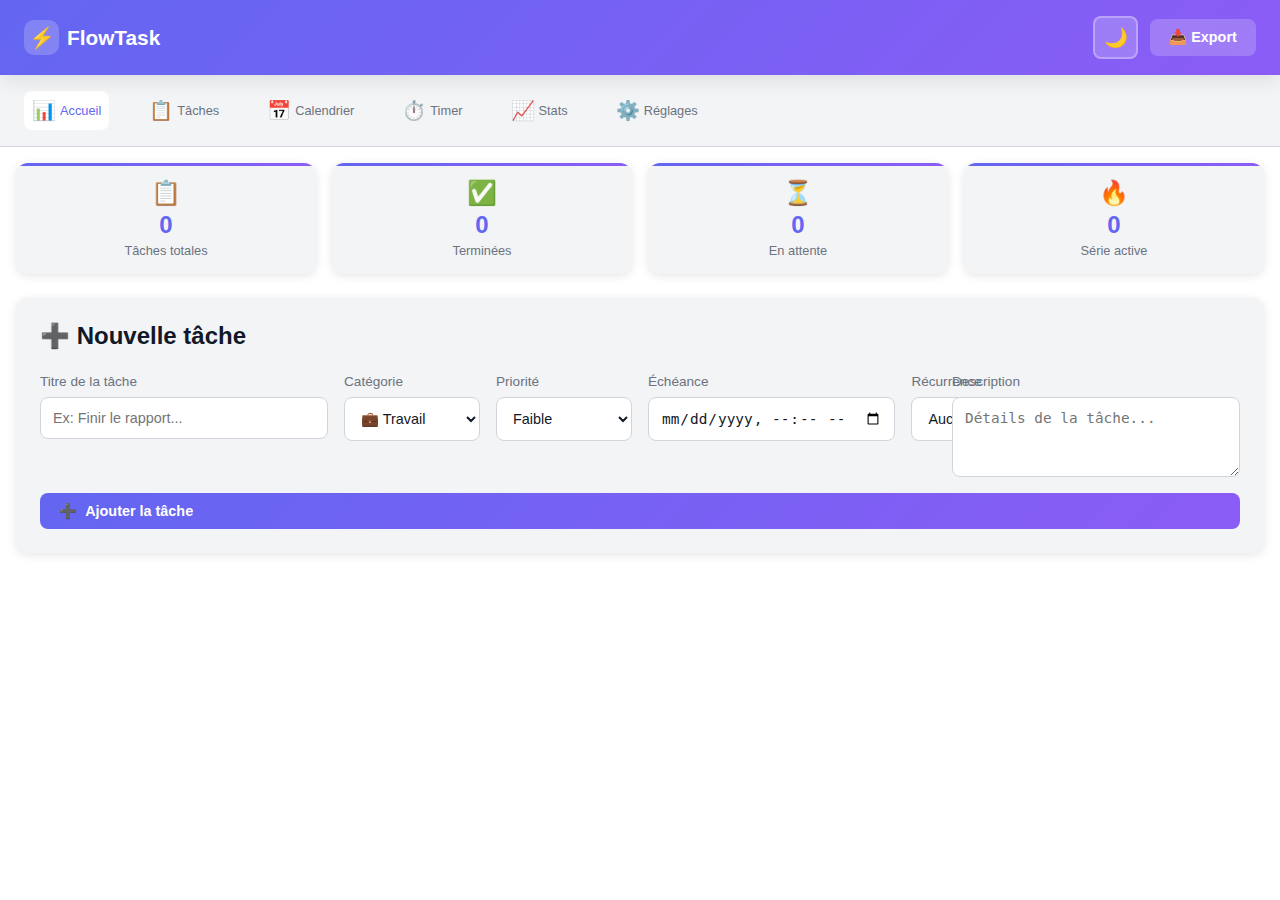
<file: index.html>
<!DOCTYPE html>
<html lang="fr">
<head>
    <meta charset="UTF-8">
    <meta name="viewport" content="width=device-width, initial-scale=1.0">
    <title>FlowTask - Gestionnaire de Tâches Intelligent</title>
    <style>
        :root {
            --primary: #6366f1;
            --primary-dark: #4f46e5;
            --secondary: #8b5cf6;
            
            /* Theme colors */
            --theme-primary: var(--primary);
            --theme-secondary: var(--secondary);
            --theme-gradient: linear-gradient(135deg, var(--theme-primary) 0%, var(--theme-secondary) 100%);
            --theme-gradient-hover: linear-gradient(135deg, var(--primary-dark) 0%, var(--theme-secondary) 100%);
            --success: #10b981;
            --warning: #f59e0b;
            --danger: #ef4444;
            --bg-primary: #ffffff;
            --bg-secondary: #f3f4f6;
            --bg-tertiary: #e5e7eb;
            --text-primary: #111827;
            --text-secondary: #6b7280;
            --border: #d1d5db;
            --shadow: rgba(0, 0, 0, 0.1);
            --radius: 12px;
            --transition: all 0.3s cubic-bezier(0.4, 0, 0.2, 1);
        }

        [data-theme="dark"] {
            --bg-primary: #0f172a;
            --bg-secondary: #1e293b;
            --bg-tertiary: #334155;
            --text-primary: #f1f5f9;
            --text-secondary: #94a3b8;
            --border: #475569;
            --shadow: rgba(0, 0, 0, 0.3);
        }

        * {
            margin: 0;
            padding: 0;
            box-sizing: border-box;
        }

        body {
            font-family: -apple-system, BlinkMacSystemFont, 'Segoe UI', Roboto, 'Helvetica Neue', Arial, sans-serif;
            background: var(--bg-primary);
            color: var(--text-primary);
            transition: var(--transition);
            min-height: 100vh;
            padding-bottom: 80px;
        }

        /* Header */
        header {
            background: var(--theme-gradient);
            color: white;
            padding: 1rem 1.5rem;
            box-shadow: 0 4px 20px var(--shadow);
            position: sticky;
            top: 0;
            z-index: 100;
        }

        .header-content {
            max-width: 1400px;
            margin: 0 auto;
            display: flex;
            justify-content: space-between;
            align-items: center;
            gap: 1rem;
        }

        .logo {
            display: flex;
            align-items: center;
            gap: 0.5rem;
            font-size: 1.3rem;
            font-weight: bold;
        }

        .logo-icon {
            width: 35px;
            height: 35px;
            background: rgba(255, 255, 255, 0.2);
            border-radius: 10px;
            display: flex;
            align-items: center;
            justify-content: center;
            font-size: 1.3rem;
        }

        .header-controls {
            display: flex;
            gap: 0.75rem;
            align-items: center;
        }

        .btn {
            padding: 0.6rem 1.2rem;
            border: none;
            border-radius: 8px;
            font-weight: 600;
            cursor: pointer;
            transition: var(--transition);
            display: inline-flex;
            align-items: center;
            gap: 0.5rem;
            font-size: 0.9rem;
        }

        .btn-secondary {
            background: rgba(255, 255, 255, 0.2);
            color: white;
        }

        .btn-secondary:hover {
            background: rgba(255, 255, 255, 0.3);
        }

        .theme-toggle {
            background: rgba(255, 255, 255, 0.2);
            border: 2px solid rgba(255, 255, 255, 0.3);
            color: white;
            padding: 0.5rem;
            border-radius: 8px;
            cursor: pointer;
            font-size: 1.2rem;
            transition: var(--transition);
            min-width: 45px;
            display: flex;
            align-items: center;
            justify-content: center;
        }

        /* Navigation */
        nav {
            background: var(--bg-secondary);
            position: fixed;
            bottom: 0;
            left: 0;
            right: 0;
            z-index: 1000;
            border-top: 1px solid var(--border);
        }

        .nav-content {
            display: flex;
            justify-content: space-around;
            align-items: center;
            padding: 0.5rem;
            max-width: 600px;
            margin: 0 auto;
        }

        .nav-item {
            background: transparent;
            border: none;
            color: var(--text-secondary);
            padding: 0.5rem;
            border-radius: 8px;
            cursor: pointer;
            transition: var(--transition);
            font-size: 0.8rem;
            font-weight: 500;
            display: flex;
            flex-direction: column;
            align-items: center;
            gap: 0.25rem;
            flex: 1;
            max-width: 80px;
        }

        .nav-item .nav-icon {
            font-size: 1.5rem;
        }

        .nav-item:hover {
            color: var(--theme-primary);
            background: var(--bg-primary);
        }

        .nav-item.active {
            color: var(--theme-primary);
            background: var(--bg-primary);
        }

        /* Main Container */
        .container {
            max-width: 1400px;
            margin: 0 auto;
            padding: 1rem;
        }

        /* View Sections */
        .view-section {
            display: none;
            min-height: calc(100vh - 200px);
        }

        .view-section.active {
            display: block;
        }

        /* Stats Grid */
        .stats-grid {
            display: grid;
            grid-template-columns: repeat(auto-fit, minmax(150px, 1fr));
            gap: 1rem;
            margin-bottom: 1.5rem;
        }

        .stat-card {
            background: var(--bg-secondary);
            padding: 1rem;
            border-radius: var(--radius);
            box-shadow: 0 2px 10px var(--shadow);
            transition: var(--transition);
            position: relative;
            overflow: hidden;
            text-align: center;
        }

        .stat-card::before {
            content: '';
            position: absolute;
            top: 0;
            left: 0;
            width: 100%;
            height: 3px;
            background: var(--theme-gradient);
        }

        .stat-icon {
            font-size: 1.5rem;
            margin-bottom: 0.25rem;
        }

        .stat-value {
            font-size: 1.5rem;
            font-weight: bold;
            color: var(--theme-primary);
            margin-bottom: 0.25rem;
        }

        .stat-label {
            color: var(--text-secondary);
            font-size: 0.8rem;
        }

        /* Task Input Section */
        .task-input-section {
            background: var(--bg-secondary);
            padding: 1.5rem;
            border-radius: var(--radius);
            margin-bottom: 1.5rem;
            box-shadow: 0 2px 10px var(--shadow);
        }

        .input-group {
            display: grid;
            grid-template-columns: 1fr;
            gap: 1rem;
            margin-bottom: 1rem;
        }

        .input-row {
            display: grid;
            grid-template-columns: 1fr 1fr;
            gap: 1rem;
        }

        .form-control {
            display: flex;
            flex-direction: column;
            gap: 0.5rem;
        }

        label {
            font-size: 0.85rem;
            font-weight: 500;
            color: var(--text-secondary);
        }

        input, select, textarea {
            padding: 0.75rem;
            border: 1px solid var(--border);
            border-radius: 8px;
            background: var(--bg-primary);
            color: var(--text-primary);
            font-size: 0.9rem;
            transition: var(--transition);
        }

        input:focus, select:focus, textarea:focus {
            outline: none;
            border-color: var(--theme-primary);
            box-shadow: 0 0 0 2px rgba(99, 102, 241, 0.1);
        }

        textarea {
            resize: vertical;
            min-height: 80px;
        }

        /* Filters */
        .filters {
            display: flex;
            gap: 0.5rem;
            margin-bottom: 1.5rem;
            flex-wrap: wrap;
            overflow-x: auto;
            padding-bottom: 0.5rem;
        }

        .filter-btn {
            padding: 0.5rem 1rem;
            border: 1px solid var(--border);
            background: var(--bg-primary);
            color: var(--text-primary);
            border-radius: 20px;
            cursor: pointer;
            transition: var(--transition);
            font-size: 0.85rem;
            white-space: nowrap;
            flex-shrink: 0;
        }

        .filter-btn:hover {
            border-color: var(--theme-primary);
            color: var(--theme-primary);
        }

        .filter-btn.active {
            background: var(--theme-gradient);
            color: white;
            border-color: var(--theme-primary);
        }

        /* Search Bar */
        .search-container {
            position: relative;
            margin-bottom: 1rem;
        }

        .search-input {
            width: 100%;
            padding: 0.75rem 1rem 0.75rem 2.5rem;
            border: 1px solid var(--border);
            border-radius: 25px;
            background: var(--bg-primary);
            color: var(--text-primary);
            font-size: 0.9rem;
            transition: var(--transition);
        }

        .search-input:focus {
            outline: none;
            border-color: var(--theme-primary);
            box-shadow: 0 0 0 2px rgba(99, 102, 241, 0.1);
        }

        .search-icon {
            position: absolute;
            left: 0.75rem;
            top: 50%;
            transform: translateY(-50%);
            color: var(--text-secondary);
            font-size: 1.1rem;
        }

        /* Tasks Container */
        .tasks-container {
            display: grid;
            gap: 1rem;
        }

        /* Mobile Touch Support */
        .task-card {
            cursor: grab;
            touch-action: none;
            user-select: none;
        }

        .task-card:active {
            cursor: grabbing;
        }

        .task-card.dragging {
            opacity: 0.5;
            transform: rotate(2deg);
            z-index: 1000;
        }

        .task-card.drag-over {
            border: 2px dashed var(--theme-primary);
            background: rgba(99, 102, 241, 0.05);
        }

        /* Mobile Search Improvements */
        .search-input {
            -webkit-appearance: none;
            -webkit-border-radius: 25px;
        }

        .search-input::-webkit-search-cancel-button {
            -webkit-appearance: none;
        }

        .task-card {
            background: var(--bg-secondary);
            border-radius: var(--radius);
            padding: 1rem;
            box-shadow: 0 2px 8px var(--shadow);
            transition: var(--transition);
            position: relative;
            overflow: hidden;
        }

        .task-card.completed {
            opacity: 0.7;
        }

        .task-card.completed .task-title {
            text-decoration: line-through;
            color: var(--text-secondary);
        }

        .task-priority {
            position: absolute;
            left: 0;
            top: 0;
            bottom: 0;
            width: 3px;
        }

        .task-priority.high { background: var(--danger); }
        .task-priority.medium { background: var(--warning); }
        .task-priority.low { background: var(--success); }

        .task-header {
            display: flex;
            justify-content: space-between;
            align-items: flex-start;
            margin-bottom: 0.75rem;
        }

        .task-title {
            font-size: 1rem;
            font-weight: 600;
            margin-bottom: 0.5rem;
            flex: 1;
            margin-right: 0.5rem;
        }

        .task-meta {
            display: flex;
            gap: 0.5rem;
            flex-wrap: wrap;
            margin-bottom: 0.75rem;
        }

        .task-badge {
            padding: 0.2rem 0.5rem;
            border-radius: 12px;
            font-size: 0.75rem;
            background: var(--bg-tertiary);
            color: var(--text-secondary);
        }

        .task-actions {
            display: flex;
            gap: 0.25rem;
            flex-shrink: 0;
        }

        .task-btn {
            padding: 0.4rem;
            border: none;
            background: var(--bg-tertiary);
            color: var(--text-primary);
            border-radius: 6px;
            cursor: pointer;
            transition: var(--transition);
            font-size: 1rem;
            min-width: 32px;
            height: 32px;
            display: flex;
            align-items: center;
            justify-content: center;
        }

        .task-btn:hover {
            background: var(--theme-primary);
            color: white;
        }

        /* Calendar */
        .calendar-container {
            background: var(--bg-secondary);
            border-radius: var(--radius);
            padding: 1rem;
            box-shadow: 0 2px 10px var(--shadow);
        }

        .calendar-header {
            display: flex;
            justify-content: space-between;
            align-items: center;
            margin-bottom: 1rem;
        }

        .calendar-header h2 {
            font-size: 1.2rem;
        }

        .calendar-nav {
            display: flex;
            gap: 0.5rem;
        }

        .calendar-nav .btn {
            padding: 0.5rem;
            font-size: 0.9rem;
        }

        .calendar-grid {
            display: grid;
            grid-template-columns: repeat(7, 1fr);
            gap: 1px;
            background: var(--border);
            border: 1px solid var(--border);
            border-radius: 8px;
            overflow: hidden;
        }

        .calendar-day-header {
            background: var(--primary);
            color: white;
            font-weight: bold;
            text-align: center;
            padding: 0.5rem 0.25rem;
            font-size: 0.75rem;
        }

        .calendar-cell {
            background: var(--bg-primary);
            padding: 0.5rem 0.25rem;
            min-height: 60px;
            position: relative;
            font-size: 0.85rem;
        }

        .calendar-cell.other-month {
            opacity: 0.3;
        }

        .calendar-cell.today {
            background: rgba(99, 102, 241, 0.1);
            font-weight: bold;
            color: var(--theme-primary);
        }

        .calendar-task {
            color: white;
            padding: 0.1rem 0.25rem;
            border-radius: 3px;
            font-size: 0.65rem;
            margin-top: 0.15rem;
            cursor: pointer;
            display: block;
            overflow: hidden;
            text-overflow: ellipsis;
            white-space: nowrap;
        }

        .calendar-task.completed {
            background: var(--success);
        }

        .calendar-task.pending {
            background: var(--danger);
        }

        .calendar-task.overdue {
            background: #dc2626;
        }

        .calendar-task.no-deadline {
            background: var(--text-secondary);
        }

        /* Timer Section */
        .timer-section {
            display: grid;
            gap: 1.5rem;
        }

        .timer-card {
            background: var(--bg-secondary);
            border-radius: var(--radius);
            padding: 2rem;
            box-shadow: 0 4px 15px var(--shadow);
            text-align: center;
        }

        .timer-display {
            font-size: 3rem;
            font-weight: bold;
            margin-bottom: 1.5rem;
            color: var(--theme-primary);
        }

        .timer-controls {
            display: flex;
            gap: 1rem;
            justify-content: center;
            margin-bottom: 1.5rem;
            flex-wrap: wrap;
        }

        .timer-btn {
            padding: 0.75rem 1.5rem;
            border: none;
            background: var(--theme-gradient);
            color: white;
            border-radius: 8px;
            cursor: pointer;
            transition: var(--transition);
            font-size: 1rem;
            font-weight: 500;
        }

        .timer-btn:hover {
            background: var(--theme-gradient-hover);
            transform: translateY(-2px);
            box-shadow: 0 4px 15px rgba(99, 102, 241, 0.3);
        }

        .timer-settings {
            display: flex;
            gap: 1rem;
            align-items: center;
            justify-content: center;
            flex-wrap: wrap;
        }

        .timer-input {
            width: 80px;
            padding: 0.5rem;
            border: 1px solid var(--border);
            border-radius: 6px;
            text-align: center;
            background: var(--bg-primary);
            color: var(--text-primary);
        }

        /* Settings Section */
        .settings-section {
            display: grid;
            gap: 1.5rem;
        }

        .settings-card {
            background: var(--bg-secondary);
            border-radius: var(--radius);
            padding: 1.5rem;
            box-shadow: 0 2px 10px var(--shadow);
        }

        .settings-item {
            display: flex;
            justify-content: space-between;
            align-items: center;
            padding: 1rem 0;
            border-bottom: 1px solid var(--border);
        }

        .settings-item:last-child {
            border-bottom: none;
        }

        .settings-label {
            font-weight: 500;
            color: var(--text-primary);
        }

        .settings-description {
            color: var(--text-secondary);
            font-size: 0.85rem;
            margin-top: 0.25rem;
        }

        .toggle-switch {
            position: relative;
            display: inline-block;
            width: 50px;
            height: 24px;
        }

        .toggle-switch input {
            opacity: 0;
            width: 0;
            height: 0;
        }

        .toggle-slider {
            position: absolute;
            cursor: pointer;
            top: 0;
            left: 0;
            right: 0;
            bottom: 0;
            background-color: var(--border);
            transition: var(--transition);
            border-radius: 24px;
        }

        .toggle-slider:before {
            position: absolute;
            content: "";
            height: 18px;
            width: 18px;
            left: 3px;
            bottom: 3px;
            background-color: white;
            transition: var(--transition);
            border-radius: 50%;
        }

        input:checked + .toggle-slider {
            background-color: var(--theme-primary);
        }

        input:checked + .toggle-slider:before {
            transform: translateX(26px);
        }

        .danger-zone {
            border: 2px solid var(--danger);
            border-radius: var(--radius);
            padding: 1.5rem;
            margin-top: 1.5rem;
        }

        .danger-title {
            color: var(--danger);
            font-weight: bold;
            margin-bottom: 1rem;
            display: flex;
            align-items: center;
            gap: 0.5rem;
        }

        .btn-danger {
            background: var(--danger);
            color: white;
        }

        .btn-danger:hover {
            background: #dc2626;
        }

        /* Color Theme Selector */
        .color-themes {
            display: grid;
            grid-template-columns: repeat(auto-fit, minmax(120px, 1fr));
            gap: 1rem;
            margin-top: 1rem;
        }

        .color-theme-option {
            padding: 1rem;
            border: 2px solid var(--border);
            border-radius: var(--radius);
            cursor: pointer;
            transition: var(--transition);
            text-align: center;
            background: var(--bg-primary);
            position: relative;
            overflow: hidden;
        }

        .color-theme-option:hover {
            transform: translateY(-2px);
            box-shadow: 0 4px 15px var(--shadow);
        }

        .color-theme-option.active {
            border-color: var(--theme-primary);
            background: rgba(99, 102, 241, 0.05);
        }

        .theme-preview {
            width: 100%;
            height: 40px;
            border-radius: 8px;
            margin-bottom: 0.5rem;
            position: relative;
        }

        .theme-name {
            font-size: 0.85rem;
            font-weight: 500;
            color: var(--text-primary);
        }

        /* Empty State */
        .empty-state {
            text-align: center;
            padding: 3rem 1rem;
            color: var(--text-secondary);
        }

        .empty-state-icon {
            font-size: 3rem;
            margin-bottom: 1rem;
            opacity: 0.5;
        }

        .empty-state h3 {
            font-size: 1.3rem;
            margin-bottom: 0.5rem;
            color: var(--text-primary);
        }

        /* Notification */
        .notification {
            position: fixed;
            top: 20px;
            right: 20px;
            left: 20px;
            background: var(--bg-primary);
            padding: 1rem;
            border-radius: var(--radius);
            box-shadow: 0 10px 40px var(--shadow);
            z-index: 3000;
            display: none;
            border-left: 4px solid var(--primary);
        }

        .notification.show {
            display: block;
        }

        .notification.success {
            border-left-color: var(--success);
        }

        .notification.error {
            border-left-color: var(--danger);
        }

        /* Mobile Optimizations */
        @media (max-width: 768px) {
            .container {
                padding: 0.75rem;
            }

            .header-content {
                padding: 0;
            }

            .logo {
                font-size: 1.1rem;
            }

            .logo-icon {
                width: 30px;
                height: 30px;
                font-size: 1.1rem;
            }

            .stats-grid {
                grid-template-columns: repeat(2, 1fr);
                gap: 0.75rem;
            }

            .stat-card {
                padding: 0.75rem;
            }

            .stat-icon {
                font-size: 1.3rem;
            }

            .stat-value {
                font-size: 1.3rem;
            }

            .task-input-section {
                padding: 1rem;
            }

            .input-row {
                grid-template-columns: 1fr;
            }

            .task-card {
                padding: 0.75rem;
            }

            .task-actions {
                flex-direction: row;
                gap: 0.5rem;
            }

            .task-btn {
                min-width: 36px;
                height: 36px;
                font-size: 1.1rem;
            }

            .calendar-container {
                padding: 0.75rem;
            }

            .calendar-cell {
                min-height: 50px;
                padding: 0.25rem 0.1rem;
            }

            .calendar-day-header {
                padding: 0.4rem 0.1rem;
            }

            .timer-display {
                font-size: 2.5rem;
            }

            .timer-card {
                padding: 1.5rem;
            }

            .notification {
                top: 10px;
                right: 10px;
                left: 10px;
            }

            .nav-content {
                overflow-x: auto;
                padding: 0.5rem;
            }

            .nav-item {
                min-width: 60px;
                padding: 0.4rem 0.2rem;
                font-size: 0.75rem;
            }

            .nav-item .nav-icon {
                font-size: 1.3rem;
            }

            /* Mobile search optimization */
            .search-container {
                margin-bottom: 1rem;
            }

            .search-input {
                font-size: 16px; /* Prevents zoom on iOS */
                padding: 0.75rem 1rem 0.75rem 2.5rem;
            }

            /* Mobile filters */
            .filters {
                gap: 0.25rem;
                margin-bottom: 1rem;
            }

            .filter-btn {
                padding: 0.4rem 0.8rem;
                font-size: 0.8rem;
                flex-shrink: 0;
            }

            /* Mobile color themes */
            .color-themes {
                grid-template-columns: repeat(2, 1fr);
                gap: 0.75rem;
            }

            .color-theme-option {
                padding: 0.75rem;
            }

            .theme-preview {
                height: 30px;
            }

            /* Mobile settings */
            .settings-item {
                padding: 0.75rem 0;
                flex-direction: column;
                align-items: flex-start;
                gap: 0.5rem;
            }

            .settings-item > div:last-child {
                align-self: flex-end;
            }
        }

        @media (max-width: 480px) {
            .stats-grid {
                grid-template-columns: 1fr 1fr;
            }

            .calendar-cell {
                min-height: 45px;
                font-size: 0.8rem;
            }

            .calendar-task {
                font-size: 0.6rem;
                padding: 0.05rem 0.2rem;
            }

            .timer-display {
                font-size: 2rem;
            }

            .btn {
                padding: 0.5rem 1rem;
                font-size: 0.85rem;
            }
        }

        @media (min-width: 769px) {
            nav {
                position: static;
                border-top: none;
                border-bottom: 1px solid var(--border);
            }

            .nav-content {
                max-width: 1400px;
                justify-content: flex-start;
                gap: 2rem;
                padding: 1rem 1.5rem;
            }

            .nav-item {
                flex-direction: row;
                max-width: none;
                flex: none;
            }

            .nav-item .nav-icon {
                font-size: 1.2rem;
            }

            body {
                padding-bottom: 0;
            }

            .input-group {
                grid-template-columns: repeat(auto-fit, minmax(200px, 1fr));
            }

            .input-row {
                grid-template-columns: 1fr 1fr;
            }

            .calendar-cell {
                min-height: 80px;
                padding: 0.5rem;
            }
        }
    </style>
</head>
<body>
    <!-- Header -->
    <header>
        <div class="header-content">
            <div class="logo">
                <div class="logo-icon">⚡</div>
                <span>FlowTask</span>
            </div>
            <div class="header-controls">
                <button class="theme-toggle" onclick="toggleTheme()">🌙</button>
                <button class="btn btn-secondary" onclick="exportTasks()">📥 Export</button>
            </div>
        </div>
    </header>

    <!-- Navigation -->
    <nav>
        <div class="nav-content">
            <button class="nav-item active" onclick="switchView('dashboard')">
                <div class="nav-icon">📊</div>
                <span>Accueil</span>
            </button>
            <button class="nav-item" onclick="switchView('tasks')">
                <div class="nav-icon">📋</div>
                <span>Tâches</span>
            </button>
            <button class="nav-item" onclick="switchView('calendar')">
                <div class="nav-icon">📅</div>
                <span>Calendrier</span>
            </button>
            <button class="nav-item" onclick="switchView('timer')">
                <div class="nav-icon">⏱️</div>
                <span>Timer</span>
            </button>
            <button class="nav-item" onclick="switchView('stats')">
                <div class="nav-icon">📈</div>
                <span>Stats</span>
            </button>
            <button class="nav-item" onclick="switchView('settings')">
                <div class="nav-icon">⚙️</div>
                <span>Réglages</span>
            </button>
        </div>
    </nav>

    <!-- Main Container -->
    <div class="container">
        <!-- Dashboard View -->
        <div id="dashboard" class="view-section active">
            <!-- Stats Dashboard -->
            <div class="stats-grid">
                <div class="stat-card">
                    <div class="stat-icon">📋</div>
                    <div class="stat-value" id="totalTasks">0</div>
                    <div class="stat-label">Tâches totales</div>
                </div>
                <div class="stat-card">
                    <div class="stat-icon">✅</div>
                    <div class="stat-value" id="completedTasks">0</div>
                    <div class="stat-label">Terminées</div>
                </div>
                <div class="stat-card">
                    <div class="stat-icon">⏳</div>
                    <div class="stat-value" id="pendingTasks">0</div>
                    <div class="stat-label">En attente</div>
                </div>
                <div class="stat-card">
                    <div class="stat-icon">🔥</div>
                    <div class="stat-value" id="streakDays">0</div>
                    <div class="stat-label">Série active</div>
                </div>
            </div>

            <!-- Task Input Section -->
            <div class="task-input-section">
                <h2 style="margin-bottom: 1.5rem;">➕ Nouvelle tâche</h2>
                <div class="input-group">
                    <div class="form-control">
                        <label for="taskTitle">Titre de la tâche</label>
                        <input type="text" id="taskTitle" placeholder="Ex: Finir le rapport...">
                    </div>
                    <div class="input-row">
                        <div class="form-control">
                            <label for="taskCategory">Catégorie</label>
                            <select id="taskCategory">
                                <option value="work">💼 Travail</option>
                                <option value="personal">👤 Personnel</option>
                                <option value="urgent">🚨 Urgent</option>
                                <option value="shopping">🛒 Courses</option>
                                <option value="health">💪 Santé</option>
                            </select>
                        </div>
                        <div class="form-control">
                            <label for="taskPriority">Priorité</label>
                            <select id="taskPriority">
                                <option value="low">Faible</option>
                                <option value="medium">Moyenne</option>
                                <option value="high">Haute</option>
                            </select>
                        </div>
                    </div>
                    <div class="input-row">
                        <div class="form-control">
                            <label for="taskDeadline">Échéance</label>
                            <input type="datetime-local" id="taskDeadline">
                        </div>
                        <div class="form-control">
                            <label for="taskRecurring">Récurrence</label>
                            <select id="taskRecurring">
                                <option value="none">Aucune</option>
                                <option value="daily">Quotidienne</option>
                                <option value="weekly">Hebdomadaire</option>
                                <option value="monthly">Mensuelle</option>
                            </select>
                        </div>
                    </div>
                    <div class="form-control">
                        <label for="taskDescription">Description</label>
                        <textarea id="taskDescription" placeholder="Détails de la tâche..."></textarea>
                    </div>
                </div>
                <button class="btn btn-primary" onclick="addTask()" style="background: var(--theme-gradient); color: white; width: 100%; border: none; transition: var(--transition);" onmouseover="this.style.background='var(--theme-gradient-hover)'; this.style.transform='translateY(-1px)'; this.style.boxShadow='0 4px 15px rgba(0,0,0,0.2)'" onmouseout="this.style.background='var(--theme-gradient)'; this.style.transform='translateY(0)'; this.style.boxShadow='none'">
                    <span>➕</span>
                    <span>Ajouter la tâche</span>
                </button>
            </div>
        </div>

        <!-- Tasks View -->
        <div id="tasks" class="view-section">
            <!-- Search Bar -->
            <div class="search-container">
                <div class="search-icon">🔍</div>
                <input type="text" class="search-input" id="searchInput" placeholder="Rechercher dans les tâches..." oninput="handleSearch()">
            </div>
            
            <!-- Filters -->
            <div class="filters">
                <button class="filter-btn active" onclick="setFilter('all')">Toutes</button>
                <button class="filter-btn" onclick="setFilter('today')">Aujourd'hui</button>
                <button class="filter-btn" onclick="setFilter('week')">Cette semaine</button>
                <button class="filter-btn" onclick="setFilter('work')">💼 Travail</button>
                <button class="filter-btn" onclick="setFilter('personal')">👤 Personnel</button>
                <button class="filter-btn" onclick="setFilter('urgent')">🚨 Urgent</button>
                <button class="filter-btn" onclick="setFilter('recurring')">🔄 Récurrentes</button>
                <button class="filter-btn" onclick="setFilter('completed')">✅ Terminées</button>
            </div>

            <!-- Tasks Container -->
            <div class="tasks-container" id="tasksContainer">
                <div class="empty-state">
                    <div class="empty-state-icon">📋</div>
                    <h3>Aucune tâche pour le moment</h3>
                    <p>Commencez par ajouter votre première tâche!</p>
                </div>
            </div>
        </div>

        <!-- Calendar View -->
        <div id="calendar" class="view-section">
            <div class="calendar-container">
                <div class="calendar-header">
                    <h2 id="calendarMonth">Janvier 2024</h2>
                    <div class="calendar-nav">
                        <button class="btn btn-secondary" onclick="previousMonth()">‹</button>
                        <button class="btn btn-secondary" onclick="nextMonth()">›</button>
                    </div>
                </div>
                <div class="calendar-grid" id="calendarGrid"></div>
            </div>
        </div>

        <!-- Timer View -->
        <div id="timer" class="view-section">
            <div class="timer-section">
                <div class="timer-card">
                    <h2 style="margin-bottom: 1.5rem;">⏰ Timer Pomodoro</h2>
                    <div class="timer-display" id="timerDisplay">25:00</div>
                    <div class="timer-controls">
                        <button class="timer-btn" onclick="startTimer()">▶️ Start</button>
                        <button class="timer-btn" onclick="pauseTimer()">⏸️ Pause</button>
                        <button class="timer-btn" onclick="resetTimer()">🔄 Reset</button>
                    </div>
                    <div class="timer-settings">
                        <input type="number" class="timer-input" id="timerMinutes" value="25" min="1" max="60">
                        <span style="color: var(--text-secondary);">minutes</span>
                        <button class="timer-btn" onclick="setTimer()">Définir</button>
                    </div>
                </div>
            </div>
        </div>

        <!-- Statistics View -->
        <div id="stats" class="view-section">
            <div class="stats-grid">
                <div class="stat-card">
                    <div class="stat-icon">⚡</div>
                    <div class="stat-value" id="avgCompletionTime">-</div>
                    <div class="stat-label">Temps moyen (jours)</div>
                </div>
                <div class="stat-card">
                    <div class="stat-icon">🎯</div>
                    <div class="stat-value" id="completionRate">0%</div>
                    <div class="stat-label">Taux de réussite</div>
                </div>
                <div class="stat-card">
                    <div class="stat-icon">📊</div>
                    <div class="stat-value" id="tasksThisWeek">0</div>
                    <div class="stat-label">Cette semaine</div>
                </div>
                <div class="stat-card">
                    <div class="stat-icon">🏆</div>
                    <div class="stat-value" id="bestStreak">0</div>
                    <div class="stat-label">Meilleure série</div>
                </div>
            </div>

            <div class="task-input-section">
                <h2 style="margin-bottom: 1.5rem;">📊 Répartition par catégorie</h2>
                <div id="categoryStats"></div>
            </div>
        </div>

        <!-- Settings View -->
        <div id="settings" class="view-section">
            <div class="settings-section">
                <div class="settings-card">
                    <h2 style="margin-bottom: 1.5rem;">⚙️ Paramètres généraux</h2>
                    
                    <div class="settings-item">
                        <div>
                            <div class="settings-label">Notifications</div>
                            <div class="settings-description">Recevoir des notifications pour les échéances</div>
                        </div>
                        <label class="toggle-switch">
                            <input type="checkbox" id="notificationsEnabled" checked>
                            <span class="toggle-slider"></span>
                        </label>
                    </div>

                    <div class="settings-item">
                        <div>
                            <div class="settings-label">Son du timer</div>
                            <div class="settings-description">Son à la fin du timer Pomodoro</div>
                        </div>
                        <label class="toggle-switch">
                            <input type="checkbox" id="timerSoundEnabled" checked>
                            <span class="toggle-slider"></span>
                        </label>
                    </div>

                    <div class="settings-item">
                        <div>
                            <div class="settings-label">Confirmation de suppression</div>
                            <div class="settings-description">Demander confirmation avant de supprimer une tâche</div>
                        </div>
                        <label class="toggle-switch">
                            <input type="checkbox" id="deleteConfirmationEnabled" checked>
                            <span class="toggle-slider"></span>
                        </label>
                    </div>

                    <div class="settings-item">
                        <div>
                            <div class="settings-label">Animations de célébration</div>
                            <div class="settings-description">Animations quand une tâche est terminée</div>
                        </div>
                        <label class="toggle-switch">
                            <input type="checkbox" id="celebrationEnabled" checked>
                            <span class="toggle-slider"></span>
                        </label>
                    </div>

                    <div class="settings-item">
                        <div>
                            <div class="settings-label">Timer par défaut</div>
                            <div class="settings-description">Durée par défaut du timer Pomodoro</div>
                        </div>
                        <select id="defaultTimerDuration" style="width: 120px;">
                            <option value="15">15 minutes</option>
                            <option value="20">20 minutes</option>
                            <option value="25" selected>25 minutes</option>
                            <option value="30">30 minutes</option>
                            <option value="45">45 minutes</option>
                            <option value="60">60 minutes</option>
                        </select>
                    </div>
                </div>

                <div class="settings-card">
                    <h2 style="margin-bottom: 1.5rem;">🎨 Thème de couleurs</h2>
                    
                    <div class="settings-item">
                        <div>
                            <div class="settings-label">Palette de couleurs</div>
                            <div class="settings-description">Choisissez votre thème de couleurs préféré</div>
                        </div>
                    </div>
                    
                    <div class="color-themes">
                        <div class="color-theme-option active" onclick="setColorTheme('blue')" data-theme="blue">
                            <div class="theme-preview" style="background: linear-gradient(135deg, #6366f1 0%, #8b5cf6 100%);"></div>
                            <div class="theme-name">Bleu Océan</div>
                        </div>
                        
                        <div class="color-theme-option" onclick="setColorTheme('emerald')" data-theme="emerald">
                            <div class="theme-preview" style="background: linear-gradient(135deg, #10b981 0%, #34d399 100%);"></div>
                            <div class="theme-name">Émeraude</div>
                        </div>
                        
                        <div class="color-theme-option" onclick="setColorTheme('sunset')" data-theme="sunset">
                            <div class="theme-preview" style="background: linear-gradient(135deg, #f59e0b 0%, #f97316 100%);"></div>
                            <div class="theme-name">Coucher Soleil</div>
                        </div>
                        
                        <div class="color-theme-option" onclick="setColorTheme('rose')" data-theme="rose">
                            <div class="theme-preview" style="background: linear-gradient(135deg, #ec4899 0%, #f472b6 100%);"></div>
                            <div class="theme-name">Rose Passion</div>
                        </div>
                        
                        <div class="color-theme-option" onclick="setColorTheme('purple')" data-theme="purple">
                            <div class="theme-preview" style="background: linear-gradient(135deg, #8b5cf6 0%, #a855f7 100%);"></div>
                            <div class="theme-name">Violet Royal</div>
                        </div>
                        
                        <div class="color-theme-option" onclick="setColorTheme('teal')" data-theme="teal">
                            <div class="theme-preview" style="background: linear-gradient(135deg, #14b8a6 0%, #06b6d4 100%);"></div>
                            <div class="theme-name">Turquoise</div>
                        </div>
                        
                        <div class="color-theme-option" onclick="setColorTheme('red')" data-theme="red">
                            <div class="theme-preview" style="background: linear-gradient(135deg, #ef4444 0%, #f87171 100%);"></div>
                            <div class="theme-name">Rouge Feu</div>
                        </div>
                        
                        <div class="color-theme-option" onclick="setColorTheme('dark')" data-theme="dark">
                            <div class="theme-preview" style="background: linear-gradient(135deg, #374151 0%, #6b7280 100%);"></div>
                            <div class="theme-name">Gris Sombre</div>
                        </div>
                    </div>
                </div>

                <div class="settings-card">
                    <h2 style="margin-bottom: 1.5rem;">📱 Interface</h2>
                    
                    <div class="settings-item">
                        <div>
                            <div class="settings-label">Thème sombre</div>
                            <div class="settings-description">Utiliser le thème sombre pour l'interface</div>
                        </div>
                        <label class="toggle-switch">
                            <input type="checkbox" id="darkModeToggle" onchange="toggleDarkMode()">
                            <span class="toggle-slider"></span>
                        </label>
                    </div>

                    <div class="settings-item">
                        <div>
                            <div class="settings-label">Vue par défaut</div>
                            <div class="settings-description">Page affichée au démarrage</div>
                        </div>
                        <select id="defaultView" style="width: 120px;">
                            <option value="dashboard" selected>Accueil</option>
                            <option value="tasks">Tâches</option>
                            <option value="calendar">Calendrier</option>
                            <option value="timer">Timer</option>
                        </select>
                    </div>
                </div>

                <div class="danger-zone">
                    <div class="danger-title">
                        <span>⚠️</span>
                        <span>Zone dangereuse</span>
                    </div>
                    <p style="margin-bottom: 1rem; color: var(--text-secondary);">
                        Ces actions sont irréversibles. Soyez prudent.
                    </p>
                    <div style="display: flex; gap: 1rem; flex-wrap: wrap;">
                        <button class="btn btn-danger" onclick="clearCompletedTasks()">
                            🗑️ Supprimer les tâches terminées
                        </button>
                        <button class="btn btn-danger" onclick="resetAllData()">
                            💥 Réinitialiser toutes les données
                        </button>
                    </div>
                </div>
            </div>
        </div>
    </div>

    <!-- Notification -->
    <div class="notification" id="notification">
        <span id="notificationText"></span>
    </div>

    <script>
        // Application State
        let tasks = [];
        let currentFilter = 'all';
        let currentView = 'dashboard';
        let timerInterval = null;
        let timerSeconds = 1500; // 25 minutes
        let isDarkMode = false;
        let currentMonth = new Date().getMonth();
        let currentYear = new Date().getFullYear();
        let searchQuery = '';
        let draggedTaskId = null;
        
        // Settings
        let settings = {
            notifications: true,
            timerSound: true,
            deleteConfirmation: true,
            celebration: true,
            defaultTimer: 25,
            defaultView: 'dashboard',
            colorTheme: 'blue'
        };

        // Color Themes
        const colorThemes = {
            blue: {
                primary: '#6366f1',
                primaryDark: '#4f46e5',
                secondary: '#8b5cf6'
            },
            emerald: {
                primary: '#10b981',
                primaryDark: '#059669',
                secondary: '#34d399'
            },
            sunset: {
                primary: '#f59e0b',
                primaryDark: '#d97706',
                secondary: '#f97316'
            },
            rose: {
                primary: '#ec4899',
                primaryDark: '#db2777',
                secondary: '#f472b6'
            },
            purple: {
                primary: '#8b5cf6',
                primaryDark: '#7c3aed',
                secondary: '#a855f7'
            },
            teal: {
                primary: '#14b8a6',
                primaryDark: '#0d9488',
                secondary: '#06b6d4'
            },
            red: {
                primary: '#ef4444',
                primaryDark: '#dc2626',
                secondary: '#f87171'
            },
            dark: {
                primary: '#374151',
                primaryDark: '#1f2937',
                secondary: '#6b7280'
            }
        };

        // Initialize Application
        document.addEventListener('DOMContentLoaded', function() {
            console.log('Initializing FlowTask...');
            loadTasks();
            loadSettings();
            updateStats();
            renderTasks();
            renderCalendar();
            checkTheme();
            updateTimerDisplay();
            console.log('FlowTask ready!');
        });

        // View Management
        function switchView(viewName) {
            console.log('Switching to view:', viewName);
            
            // Update navigation
            document.querySelectorAll('.nav-item').forEach(item => {
                item.classList.remove('active');
            });
            event.target.closest('.nav-item').classList.add('active');
            
            // Update content
            document.querySelectorAll('.view-section').forEach(section => {
                section.classList.remove('active');
            });
            document.getElementById(viewName).classList.add('active');
            
            currentView = viewName;
            
            // Update view-specific content
            if (viewName === 'calendar') {
                renderCalendar();
            } else if (viewName === 'stats') {
                updateAdvancedStats();
                renderCategoryStats();
            } else if (viewName === 'settings') {
                updateSettingsUI();
            }
        }

        // Theme Management
        function toggleTheme() {
            console.log('Toggling theme');
            isDarkMode = !isDarkMode;
            document.documentElement.setAttribute('data-theme', isDarkMode ? 'dark' : 'light');
            document.querySelector('.theme-toggle').textContent = isDarkMode ? '☀️' : '🌙';
            saveSettings();
        }

        function toggleDarkMode() {
            toggleTheme();
            document.getElementById('darkModeToggle').checked = isDarkMode;
        }

        function checkTheme() {
            if (settings && settings.darkMode) {
                isDarkMode = true;
                document.documentElement.setAttribute('data-theme', 'dark');
                document.querySelector('.theme-toggle').textContent = '☀️';
            }
        }

        // Settings Management
        function loadSettings() {
            const saved = JSON.parse(localStorage.getItem('taskMasterSettings') || '{}');
            settings = { ...settings, ...saved };
            isDarkMode = settings.darkMode || false;
            applyColorTheme(settings.colorTheme || 'blue');
        }

        function saveSettings() {
            settings.darkMode = isDarkMode;
            settings.notifications = document.getElementById('notificationsEnabled')?.checked ?? settings.notifications;
            settings.timerSound = document.getElementById('timerSoundEnabled')?.checked ?? settings.timerSound;
            settings.deleteConfirmation = document.getElementById('deleteConfirmationEnabled')?.checked ?? settings.deleteConfirmation;
            settings.celebration = document.getElementById('celebrationEnabled')?.checked ?? settings.celebration;
            settings.defaultTimer = parseInt(document.getElementById('defaultTimerDuration')?.value) || settings.defaultTimer;
            settings.defaultView = document.getElementById('defaultView')?.value || settings.defaultView;
            
            localStorage.setItem('taskMasterSettings', JSON.stringify(settings));
        }

        function setColorTheme(themeName) {
            console.log('Setting color theme:', themeName);
            settings.colorTheme = themeName;
            applyColorTheme(themeName);
            updateColorThemeUI();
            saveSettings();
            showNotification(`Thème "${getThemeName(themeName)}" appliqué!`, 'success');
        }

        function applyColorTheme(themeName) {
            const theme = colorThemes[themeName];
            if (theme) {
                const root = document.documentElement;
                root.style.setProperty('--theme-primary', theme.primary);
                root.style.setProperty('--theme-secondary', theme.secondary);
                root.style.setProperty('--theme-gradient', `linear-gradient(135deg, ${theme.primary} 0%, ${theme.secondary} 100%)`);
                root.style.setProperty('--theme-gradient-hover', `linear-gradient(135deg, ${theme.primaryDark} 0%, ${theme.secondary} 100%)`);
            }
        }

        function updateColorThemeUI() {
            document.querySelectorAll('.color-theme-option').forEach(option => {
                option.classList.remove('active');
            });
            const activeTheme = document.querySelector(`[data-theme="${settings.colorTheme}"]`);
            if (activeTheme) {
                activeTheme.classList.add('active');
            }
        }

        function getThemeName(themeKey) {
            const names = {
                blue: 'Bleu Océan',
                emerald: 'Émeraude',
                sunset: 'Coucher Soleil',
                rose: 'Rose Passion',
                purple: 'Violet Royal',
                teal: 'Turquoise',
                red: 'Rouge Feu',
                dark: 'Gris Sombre'
            };
            return names[themeKey] || themeKey;
        }

        function updateSettingsUI() {
            document.getElementById('notificationsEnabled').checked = settings.notifications;
            document.getElementById('timerSoundEnabled').checked = settings.timerSound;
            document.getElementById('deleteConfirmationEnabled').checked = settings.deleteConfirmation;
            document.getElementById('celebrationEnabled').checked = settings.celebration;
            document.getElementById('defaultTimerDuration').value = settings.defaultTimer;
            document.getElementById('defaultView').value = settings.defaultView;
            document.getElementById('darkModeToggle').checked = isDarkMode;
            updateColorThemeUI();
        }

        function clearCompletedTasks() {
            const confirmMsg = settings.deleteConfirmation ? 
                'Êtes-vous sûr de vouloir supprimer toutes les tâches terminées?' : true;
            
            if (confirmMsg === true || confirm(confirmMsg)) {
                const beforeCount = tasks.length;
                tasks = tasks.filter(task => !task.completed);
                const deletedCount = beforeCount - tasks.length;
                saveTasks();
                renderTasks();
                updateStats();
                showNotification(`${deletedCount} tâche(s) terminée(s) supprimée(s)`, 'success');
            }
        }

        function resetAllData() {
            const confirmMsg = settings.deleteConfirmation ? 
                'ATTENTION: Cette action supprimera TOUTES vos données (tâches, paramètres, statistiques). Êtes-vous sûr?' : true;
            
            if (confirmMsg === true || confirm(confirmMsg)) {
                tasks = [];
                settings = {
                    notifications: true,
                    timerSound: true,
                    deleteConfirmation: true,
                    celebration: true,
                    defaultTimer: 25,
                    defaultView: 'dashboard'
                };
                localStorage.removeItem('taskMasterTasks');
                localStorage.removeItem('taskMasterSettings');
                updateStats();
                renderTasks();
                updateSettingsUI();
                showNotification('Toutes les données ont été réinitialisées', 'success');
            }
        }

        // Filter Management
        function setFilter(filterType) {
            console.log('Setting filter:', filterType);
            
            document.querySelectorAll('.filter-btn').forEach(btn => {
                btn.classList.remove('active');
            });
            event.target.classList.add('active');
            
            currentFilter = filterType;
            renderTasks();
        }

        // Task Management
        function addTask() {
            console.log('Adding task...');
            const title = document.getElementById('taskTitle').value.trim();
            const category = document.getElementById('taskCategory').value;
            const priority = document.getElementById('taskPriority').value;
            const deadline = document.getElementById('taskDeadline').value;
            const description = document.getElementById('taskDescription').value.trim();
            const recurring = document.getElementById('taskRecurring').value;
            
            if (!title) {
                showNotification('Veuillez entrer un titre pour la tâche', 'error');
                return;
            }
            
            const task = {
                id: Date.now(),
                title,
                category,
                priority,
                deadline,
                description,
                recurring,
                completed: false,
                createdAt: new Date().toISOString(),
                completedAt: null,
                lastRecurring: null,
                sortOrder: tasks.length
            };
            
            tasks.unshift(task);
            saveTasks();
            renderTasks();
            updateStats();
            clearForm();
            showNotification('Tâche ajoutée avec succès!', 'success');
        }

        function deleteTask(id) {
            const confirmMsg = settings.deleteConfirmation ? 
                'Êtes-vous sûr de vouloir supprimer cette tâche?' : true;
            
            if (confirmMsg === true || confirm(confirmMsg)) {
                const taskIndex = tasks.findIndex(task => task.id === id);
                if (taskIndex !== -1) {
                    tasks.splice(taskIndex, 1);
                    // Update sort orders after deletion
                    tasks.forEach((task, index) => {
                        task.sortOrder = index;
                    });
                    saveTasks();
                    renderTasks();
                    updateStats();
                    showNotification('Tâche supprimée', 'success');
                }
            }
        }

        function toggleTask(id) {
            const task = tasks.find(t => t.id === id);
            if (task) {
                task.completed = !task.completed;
                if (task.completed) {
                    task.completedAt = new Date().toISOString();
                    
                    // Handle recurring tasks
                    if (task.recurring && task.recurring !== 'none') {
                        setTimeout(() => {
                            createRecurringTask(task);
                        }, 1000);
                    }
                    
                    if (settings.celebration) {
                        celebrate();
                    }
                } else {
                    task.completedAt = null;
                }
                saveTasks();
                renderTasks();
                updateStats();
            }
        }

        function createRecurringTask(originalTask) {
            const newTask = {
                ...originalTask,
                id: Date.now(),
                completed: false,
                createdAt: new Date().toISOString(),
                completedAt: null,
                lastRecurring: originalTask.id,
                sortOrder: tasks.length
            };
            
            // Calculate next deadline based on recurring type
            if (originalTask.deadline) {
                const deadline = new Date(originalTask.deadline);
                switch (originalTask.recurring) {
                    case 'daily':
                        deadline.setDate(deadline.getDate() + 1);
                        break;
                    case 'weekly':
                        deadline.setDate(deadline.getDate() + 7);
                        break;
                    case 'monthly':
                        deadline.setMonth(deadline.getMonth() + 1);
                        break;
                }
                newTask.deadline = deadline.toISOString().slice(0, 16);
            }
            
            tasks.unshift(newTask);
            saveTasks();
            renderTasks();
            updateStats();
            showNotification(`Tâche récurrente créée: ${newTask.title}`, 'success');
        }

        // Search Functionality
        function handleSearch() {
            searchQuery = document.getElementById('searchInput').value.toLowerCase().trim();
            renderTasks();
        }

        function editTask(id) {
            const task = tasks.find(t => t.id === id);
            if (task) {
                document.getElementById('taskTitle').value = task.title;
                document.getElementById('taskCategory').value = task.category;
                document.getElementById('taskPriority').value = task.priority;
                document.getElementById('taskDeadline').value = task.deadline;
                document.getElementById('taskDescription').value = task.description;
                document.getElementById('taskRecurring').value = task.recurring || 'none';
                deleteTask(id);
                document.getElementById('taskTitle').focus();
                switchView('dashboard');
            }
        }

        // Drag and Drop Functions (with mobile support)
        let touchStartY = 0;
        let touchStartX = 0;
        let isDragging = false;

        function handleDragStart(e) {
            draggedTaskId = parseInt(e.target.dataset.id);
            e.target.classList.add('dragging');
            e.dataTransfer.effectAllowed = 'move';
        }

        function handleDragOver(e) {
            e.preventDefault();
            e.dataTransfer.dropEffect = 'move';
            
            const targetCard = e.target.closest('.task-card');
            if (targetCard && parseInt(targetCard.dataset.id) !== draggedTaskId) {
                targetCard.classList.add('drag-over');
            }
        }

        function handleDragEnd(e) {
            e.target.classList.remove('dragging');
            document.querySelectorAll('.task-card').forEach(card => {
                card.classList.remove('drag-over');
            });
        }

        function handleDrop(e) {
            e.preventDefault();
            const targetCard = e.target.closest('.task-card');
            
            if (targetCard && draggedTaskId) {
                const targetId = parseInt(targetCard.dataset.id);
                
                if (targetId !== draggedTaskId) {
                    reorderTasks(draggedTaskId, targetId);
                }
            }
            
            targetCard?.classList.remove('drag-over');
        }

        // Touch support for mobile drag and drop
        function addTouchSupport() {
            document.addEventListener('DOMContentLoaded', function() {
                const tasksContainer = document.getElementById('tasksContainer');
                if (tasksContainer) {
                    tasksContainer.addEventListener('touchstart', handleTouchStart, { passive: false });
                    tasksContainer.addEventListener('touchmove', handleTouchMove, { passive: false });
                    tasksContainer.addEventListener('touchend', handleTouchEnd, { passive: false });
                }
            });
        }

        function handleTouchStart(e) {
            const taskCard = e.target.closest('.task-card');
            if (taskCard && !e.target.closest('.task-btn')) {
                touchStartY = e.touches[0].clientY;
                touchStartX = e.touches[0].clientX;
                draggedTaskId = parseInt(taskCard.dataset.id);
                
                setTimeout(() => {
                    if (draggedTaskId) {
                        taskCard.classList.add('dragging');
                        isDragging = true;
                    }
                }, 200);
            }
        }

        function handleTouchMove(e) {
            if (!isDragging || !draggedTaskId) return;
            
            e.preventDefault();
            const touch = e.touches[0];
            const elementBelow = document.elementFromPoint(touch.clientX, touch.clientY);
            const targetCard = elementBelow?.closest('.task-card');
            
            // Remove drag-over from all cards
            document.querySelectorAll('.task-card').forEach(card => {
                card.classList.remove('drag-over');
            });
            
            if (targetCard && parseInt(targetCard.dataset.id) !== draggedTaskId) {
                targetCard.classList.add('drag-over');
            }
        }

        function handleTouchEnd(e) {
            if (!isDragging) return;
            
            const touch = e.changedTouches[0];
            const elementBelow = document.elementFromPoint(touch.clientX, touch.clientY);
            const targetCard = elementBelow?.closest('.task-card');
            
            if (targetCard && draggedTaskId) {
                const targetId = parseInt(targetCard.dataset.id);
                if (targetId !== draggedTaskId) {
                    reorderTasks(draggedTaskId, targetId);
                }
            }
            
            // Cleanup
            document.querySelectorAll('.task-card').forEach(card => {
                card.classList.remove('dragging', 'drag-over');
            });
            
            isDragging = false;
            draggedTaskId = null;
        }

        function reorderTasks(draggedId, targetId) {
            const draggedIndex = tasks.findIndex(t => t.id === draggedId);
            const targetIndex = tasks.findIndex(t => t.id === targetId);
            
            if (draggedIndex !== -1 && targetIndex !== -1) {
                const [draggedTask] = tasks.splice(draggedIndex, 1);
                tasks.splice(targetIndex, 0, draggedTask);
                
                // Update sort orders
                tasks.forEach((task, index) => {
                    task.sortOrder = index;
                });
                
                saveTasks();
                renderTasks();
                showNotification('Tâches réorganisées', 'success');
            }
        }

        // Initialize touch support
        addTouchSupport();

        // Render Functions
        function renderTasks() {
            const container = document.getElementById('tasksContainer');
            const filteredTasks = filterTasks();
            
            if (filteredTasks.length === 0) {
                container.innerHTML = `
                    <div class="empty-state">
                        <div class="empty-state-icon">📋</div>
                        <h3>Aucune tâche trouvée</h3>
                        <p>Ajoutez une nouvelle tâche ou changez le filtre</p>
                    </div>
                `;
                return;
            }
            
            container.innerHTML = filteredTasks.map(task => createTaskCard(task)).join('');
        }

        function createTaskCard(task) {
            const recurringIcon = task.recurring && task.recurring !== 'none' ? 
                `<span class="task-badge" style="background: var(--theme-primary); color: white;">🔄 ${getRecurringName(task.recurring)}</span>` : '';
            
            return `
                <div class="task-card ${task.completed ? 'completed' : ''}" 
                     data-id="${task.id}" 
                     draggable="true" 
                     ondragstart="handleDragStart(event)" 
                     ondragover="handleDragOver(event)" 
                     ondrop="handleDrop(event)" 
                     ondragend="handleDragEnd(event)">
                    <div class="task-priority ${task.priority}"></div>
                    <div class="task-header">
                        <div style="flex: 1;">
                            <h3 class="task-title">${escapeHtml(task.title)}</h3>
                            <div class="task-meta">
                                <span class="task-badge">${getCategoryIcon(task.category)} ${getCategoryName(task.category)}</span>
                                <span class="task-badge">⚡ ${getPriorityName(task.priority)}</span>
                                ${recurringIcon}
                                ${task.deadline ? `<span class="task-badge">📅 ${formatDate(task.deadline)}</span>` : ''}
                            </div>
                            ${task.description ? `<p style="margin-top: 0.5rem; color: var(--text-secondary); font-size: 0.9rem;">${escapeHtml(task.description)}</p>` : ''}
                        </div>
                        <div class="task-actions">
                            <button class="task-btn" onclick="toggleTask(${task.id})" title="Marquer comme ${task.completed ? 'non terminée' : 'terminée'}">
                                ${task.completed ? '↩️' : '✓'}
                            </button>
                            <button class="task-btn" onclick="editTask(${task.id})" title="Modifier">✏️</button>
                            <button class="task-btn" onclick="deleteTask(${task.id})" title="Supprimer">🗑️</button>
                        </div>
                    </div>
                </div>
            `;
        }

        // Filter Tasks
        function filterTasks() {
            let filtered = [...tasks];
            
            // Apply search filter first
            if (searchQuery) {
                filtered = filtered.filter(task => 
                    task.title.toLowerCase().includes(searchQuery) ||
                    task.description.toLowerCase().includes(searchQuery) ||
                    getCategoryName(task.category).toLowerCase().includes(searchQuery)
                );
            }
            
            // Apply category/time filters
            switch(currentFilter) {
                case 'today':
                    const today = new Date();
                    filtered = filtered.filter(task => {
                        if (!task.deadline) return false;
                        const deadline = new Date(task.deadline);
                        return deadline.toDateString() === today.toDateString();
                    });
                    break;
                case 'week':
                    const weekFromNow = new Date();
                    weekFromNow.setDate(weekFromNow.getDate() + 7);
                    filtered = filtered.filter(task => {
                        if (!task.deadline) return false;
                        const deadline = new Date(task.deadline);
                        return deadline <= weekFromNow && deadline >= new Date();
                    });
                    break;
                case 'completed':
                    filtered = filtered.filter(task => task.completed);
                    break;
                case 'recurring':
                    filtered = filtered.filter(task => task.recurring && task.recurring !== 'none');
                    break;
                case 'work':
                case 'personal':
                case 'urgent':
                case 'shopping':
                case 'health':
                    filtered = filtered.filter(task => task.category === currentFilter);
                    break;
            }
            
            return filtered.sort((a, b) => {
                if (a.completed !== b.completed) return a.completed ? 1 : -1;
                if (a.priority !== b.priority) {
                    const priorityOrder = { high: 0, medium: 1, low: 2 };
                    return priorityOrder[a.priority] - priorityOrder[b.priority];
                }
                return (a.sortOrder || 0) - (b.sortOrder || 0);
            });
        }

        // Calendar Functions
        function renderCalendar() {
            const grid = document.getElementById('calendarGrid');
            const monthNames = ['Janvier', 'Février', 'Mars', 'Avril', 'Mai', 'Juin',
                              'Juillet', 'Août', 'Septembre', 'Octobre', 'Novembre', 'Décembre'];
            
            document.getElementById('calendarMonth').textContent = `${monthNames[currentMonth]} ${currentYear}`;
            
            const firstDay = new Date(currentYear, currentMonth, 1).getDay();
            const daysInMonth = new Date(currentYear, currentMonth + 1, 0).getDate();
            
            let html = '';
            
            // Days of week headers
            const dayNames = ['Dim', 'Lun', 'Mar', 'Mer', 'Jeu', 'Ven', 'Sam'];
            dayNames.forEach(day => {
                html += `<div class="calendar-day-header">${day}</div>`;
            });
            
            // Empty cells for days before month starts
            for (let i = 0; i < firstDay; i++) {
                html += `<div class="calendar-cell other-month"></div>`;
            }
            
            // Current month days
            const today = new Date();
            for (let day = 1; day <= daysInMonth; day++) {
                const isToday = today.getDate() === day && 
                               today.getMonth() === currentMonth && 
                               today.getFullYear() === currentYear;
                
                const dayTasks = getTasksForDay(currentYear, currentMonth, day);
                const tasksHtml = dayTasks.slice(0, 2).map(task => {
                    let taskClass = 'no-deadline';
                    if (task.completed) {
                        taskClass = 'completed';
                    } else if (task.deadline) {
                        const deadline = new Date(task.deadline);
                        const now = new Date();
                        taskClass = deadline < now ? 'overdue' : 'pending';
                    }
                    
                    return `<div class="calendar-task ${taskClass}" title="${escapeHtml(task.title)} - ${task.completed ? 'Terminée' : 'En cours'}" onclick="openTask(${task.id})">${task.title.substring(0, 8)}${task.title.length > 8 ? '...' : ''}</div>`;
                }).join('');
                
                html += `
                    <div class="calendar-cell ${isToday ? 'today' : ''}">
                        <div style="font-weight: ${isToday ? 'bold' : 'normal'};">${day}</div>
                        ${tasksHtml}
                        ${dayTasks.length > 2 ? `<div class="calendar-task no-deadline" style="background: var(--text-secondary); opacity: 0.7;">+${dayTasks.length - 2}</div>` : ''}
                    </div>
                `;
            }
            
            grid.innerHTML = html;
        }

        function openTask(taskId) {
            const task = tasks.find(t => t.id === taskId);
            if (task) {
                // Switch to tasks view and highlight the task
                switchView('tasks');
                setTimeout(() => {
                    const taskCard = document.querySelector(`[data-id="${taskId}"]`);
                    if (taskCard) {
                        taskCard.scrollIntoView({ behavior: 'smooth', block: 'center' });
                        taskCard.style.background = 'rgba(99, 102, 241, 0.1)';
                        taskCard.style.border = '2px solid var(--theme-primary)';
                        setTimeout(() => {
                            taskCard.style.background = '';
                            taskCard.style.border = '';
                        }, 2000);
                    }
                }, 100);
            }
        }

        function getTasksForDay(year, month, day) {
            return tasks.filter(task => {
                if (!task.deadline) return false;
                const deadline = new Date(task.deadline);
                return deadline.getDate() === day && 
                       deadline.getMonth() === month && 
                       deadline.getFullYear() === year;
            });
        }

        function previousMonth() {
            console.log('Previous month');
            if (currentMonth === 0) {
                currentMonth = 11;
                currentYear--;
            } else {
                currentMonth--;
            }
            renderCalendar();
        }

        function nextMonth() {
            console.log('Next month');
            if (currentMonth === 11) {
                currentMonth = 0;
                currentYear++;
            } else {
                currentMonth++;
            }
            renderCalendar();
        }

        // Statistics
        function updateStats() {
            const total = tasks.length;
            const completed = tasks.filter(t => t.completed).length;
            const pending = total - completed;
            
            document.getElementById('totalTasks').textContent = total;
            document.getElementById('completedTasks').textContent = completed;
            document.getElementById('pendingTasks').textContent = pending;
            document.getElementById('streakDays').textContent = calculateStreak();
        }

        function updateAdvancedStats() {
            const completed = tasks.filter(t => t.completed);
            const total = tasks.length;
            
            // Completion rate
            const completionRate = total > 0 ? Math.round((completed.length / total) * 100) : 0;
            document.getElementById('completionRate').textContent = completionRate + '%';
            
            // Average completion time
            const avgTime = calculateAverageCompletionTime();
            document.getElementById('avgCompletionTime').textContent = avgTime;
            
            // Tasks this week
            const tasksThisWeek = getTasksThisWeek();
            document.getElementById('tasksThisWeek').textContent = tasksThisWeek;
            
            // Best streak
            document.getElementById('bestStreak').textContent = calculateBestStreak();
        }

        function calculateAverageCompletionTime() {
            const completedTasks = tasks.filter(t => t.completed && t.completedAt && t.createdAt);
            
            if (completedTasks.length === 0) return '-';
            
            const totalDays = completedTasks.reduce((sum, task) => {
                const created = new Date(task.createdAt);
                const completed = new Date(task.completedAt);
                const diffTime = Math.abs(completed - created);
                const diffDays = Math.ceil(diffTime / (1000 * 60 * 60 * 24));
                return sum + diffDays;
            }, 0);
            
            const average = totalDays / completedTasks.length;
            return average < 1 ? '<1' : Math.round(average);
        }

        function getTasksThisWeek() {
            const now = new Date();
            const weekStart = new Date(now.setDate(now.getDate() - now.getDay()));
            const weekEnd = new Date(weekStart);
            weekEnd.setDate(weekStart.getDate() + 6);
            
            return tasks.filter(task => {
                const created = new Date(task.createdAt);
                return created >= weekStart && created <= weekEnd;
            }).length;
        }

        function renderCategoryStats() {
            const container = document.getElementById('categoryStats');
            const categories = {};
            
            tasks.forEach(task => {
                categories[task.category] = (categories[task.category] || 0) + 1;
            });
            
            const html = Object.entries(categories).map(([category, count]) => `
                <div style="display: flex; justify-content: space-between; align-items: center; margin-bottom: 1rem; padding: 1rem; background: var(--bg-primary); border-radius: 8px;">
                    <span>${getCategoryIcon(category)} ${getCategoryName(category)}</span>
                    <span style="font-weight: bold; color: var(--primary);">${count}</span>
                </div>
            `).join('');
            
            container.innerHTML = html || '<p style="text-align: center; color: var(--text-secondary);">Aucune donnée disponible</p>';
        }

        function calculateStreak() {
            const today = new Date().toDateString();
            const todayCompleted = tasks.some(t => 
                t.completed && t.completedAt && new Date(t.completedAt).toDateString() === today
            );
            return todayCompleted ? 1 : 0;
        }

        function calculateBestStreak() {
            const completedTasks = tasks.filter(t => t.completed && t.completedAt)
                                       .sort((a, b) => new Date(a.completedAt) - new Date(b.completedAt));
            
            if (completedTasks.length === 0) return 0;
            
            let streak = 0;
            let maxStreak = 0;
            let currentDate = null;
            
            completedTasks.forEach(task => {
                const taskDate = new Date(task.completedAt).toDateString();
                if (taskDate === currentDate) {
                    streak++;
                } else {
                    maxStreak = Math.max(maxStreak, streak);
                    streak = 1;
                    currentDate = taskDate;
                }
            });
            
            return Math.max(maxStreak, streak);
        }

        // Timer Functions
function startTimer() {
    console.log('Starting timer');
    if (!timerInterval) {
        timerInterval = setInterval(() => {
            timerSeconds--;
            updateTimerDisplay();
            if (timerSeconds <= 0) {
                pauseTimer();
                showNotification('Pomodoro timer completed!');
                if (settings.timerSound) {
                    playSoundMultipleTimes(3); // ← CHANGED THIS LINE
                }
            }
        }, 1000);
    }
}

function pauseTimer() {
    console.log('Pausing timer');
    clearInterval(timerInterval);
    timerInterval = null;
}

// ← PASTE THE NEW FUNCTION HERE
function playSoundMultipleTimes(count = 3) {
    for (let i = 0; i < count; i++) {
        setTimeout(() => {
            playSound();
        }, i * 1000);
    }
}

        function pauseTimer() {
            console.log('Pausing timer');
            clearInterval(timerInterval);
            timerInterval = null;
        }

        function resetTimer() {
            console.log('Resetting timer');
            pauseTimer();
            const minutes = parseInt(document.getElementById('timerMinutes').value) || settings.defaultTimer;
            timerSeconds = minutes * 60;
            updateTimerDisplay();
        }

        function setTimer() {
            console.log('Setting timer');
            const minutes = parseInt(document.getElementById('timerMinutes').value);
            if (minutes && minutes > 0 && minutes <= 60) {
                pauseTimer();
                timerSeconds = minutes * 60;
                updateTimerDisplay();
                showNotification(`Timer réglé sur ${minutes} minutes`, 'success');
            } else {
                showNotification('Veuillez entrer une valeur entre 1 et 60 minutes', 'error');
            }
        }

        function updateTimerDisplay() {
            const minutes = Math.floor(timerSeconds / 60);
            const seconds = timerSeconds % 60;
            document.getElementById('timerDisplay').textContent = 
                `${minutes.toString().padStart(2, '0')}:${seconds.toString().padStart(2, '0')}`;
        }

        // Storage Functions
        function saveTasks() {
            localStorage.setItem('taskMasterTasks', JSON.stringify(tasks));
        }

        function loadTasks() {
            const saved = localStorage.getItem('taskMasterTasks');
            if (saved) {
                try {
                    tasks = JSON.parse(saved);
                } catch (e) {
                    console.error('Error loading tasks:', e);
                    tasks = [];
                }
            }
        }

        function exportTasks() {
            console.log('Exporting tasks');
            const dataStr = JSON.stringify(tasks, null, 2);
            const dataUri = 'data:application/json;charset=utf-8,'+ encodeURIComponent(dataStr);
            
            const exportFileDefaultName = `tasks_${new Date().toISOString().split('T')[0]}.json`;
            
            const linkElement = document.createElement('a');
            linkElement.setAttribute('href', dataUri);
            linkElement.setAttribute('download', exportFileDefaultName);
            linkElement.click();
            
            showNotification('Tâches exportées avec succès!', 'success');
        }

        // Notification Functions
        function showNotification(message, type = 'info') {
            if (!settings.notifications && type !== 'error') return;
            
            const notification = document.getElementById('notification');
            const notificationText = document.getElementById('notificationText');
            
            notificationText.textContent = message;
            notification.className = `notification show ${type}`;
            
            setTimeout(() => {
                notification.classList.remove('show');
            }, 3000);
        }

        // Utility Functions
        function escapeHtml(text) {
            const map = {
                '&': '&amp;',
                '<': '&lt;',
                '>': '&gt;',
                '"': '&quot;',
                "'": '&#039;'
            };
            return text.replace(/[&<>"']/g, m => map[m]);
        }

        function formatDate(dateString) {
            const date = new Date(dateString);
            const options = { 
                day: '2-digit', 
                month: 'short', 
                hour: '2-digit', 
                minute: '2-digit',
                hour12: false 
            };
            return date.toLocaleDateString('fr-FR', options);
        }

        function getCategoryIcon(category) {
            const icons = {
                work: '💼',
                personal: '👤',
                urgent: '🚨',
                shopping: '🛒',
                health: '💪'
            };
            return icons[category] || '📌';
        }

        function getCategoryName(category) {
            const names = {
                work: 'Travail',
                personal: 'Personnel',
                urgent: 'Urgent',
                shopping: 'Courses',
                health: 'Santé'
            };
            return names[category] || category;
        }

        function getPriorityName(priority) {
            const names = {
                low: 'Faible',
                medium: 'Moyenne',
                high: 'Haute'
            };
            return names[priority] || priority;
        }

        function clearForm() {
            document.getElementById('taskTitle').value = '';
            document.getElementById('taskDescription').value = '';
            document.getElementById('taskDeadline').value = '';
            document.getElementById('taskCategory').value = 'work';
            document.getElementById('taskPriority').value = 'medium';
            document.getElementById('taskRecurring').value = 'none';
        }

        function getRecurringName(recurring) {
            const names = {
                daily: 'Quotidienne',
                weekly: 'Hebdomadaire',
                monthly: 'Mensuelle',
                none: ''
            };
            return names[recurring] || '';
        }

        function celebrate() {
            const colors = ['#6366f1', '#8b5cf6', '#10b981', '#f59e0b', '#ec4899'];
            
            for (let i = 0; i < 15; i++) {
                setTimeout(() => {
                    const particle = document.createElement('div');
                    particle.style.position = 'fixed';
                    particle.style.width = '6px';
                    particle.style.height = '6px';
                    particle.style.background = colors[Math.floor(Math.random() * colors.length)];
                    particle.style.left = Math.random() * window.innerWidth + 'px';
                    particle.style.top = '-20px';
                    particle.style.borderRadius = '50%';
                    particle.style.zIndex = '9999';
                    particle.style.pointerEvents = 'none';
                    document.body.appendChild(particle);
                    
                    let pos = -20;
                    const gravity = 0.5;
                    let velocity = Math.random() * 5 + 3;
                    
                    const animate = () => {
                        velocity += gravity;
                        pos += velocity;
                        particle.style.top = pos + 'px';
                        particle.style.opacity = Math.max(0, 1 - (pos / window.innerHeight));
                        
                        if (pos < window.innerHeight + 50) {
                            requestAnimationFrame(animate);
                        } else {
                            particle.remove();
                        }
                    };
                    
                    requestAnimationFrame(animate);
                }, i * 50);
            }
        }

        function playSound() {
            try {
                const audioContext = new (window.AudioContext || window.webkitAudioContext)();
                const oscillator = audioContext.createOscillator();
                const gainNode = audioContext.createGain();
                
                oscillator.connect(gainNode);
                gainNode.connect(audioContext.destination);
                
                oscillator.frequency.value = 800;
                oscillator.type = 'sine';
                
                gainNode.gain.setValueAtTime(0.3, audioContext.currentTime);
                gainNode.gain.exponentialRampToValueAtTime(0.01, audioContext.currentTime + 0.5);
                
                oscillator.start(audioContext.currentTime);
                oscillator.stop(audioContext.currentTime + 0.5);
            } catch (e) {
                console.log('Audio not supported');
            }
        }

        // Event listeners for settings changes
        document.addEventListener('DOMContentLoaded', function() {
            // Add event listeners for settings changes
            setTimeout(() => {
                const settingsInputs = ['notificationsEnabled', 'timerSoundEnabled', 'deleteConfirmationEnabled', 'celebrationEnabled', 'defaultTimerDuration', 'defaultView'];
                
                settingsInputs.forEach(id => {
                    const element = document.getElementById(id);
                    if (element) {
                        element.addEventListener('change', saveSettings);
                    }
                });
            }, 100);
        });
    </script>
</body>
</html>
</file>
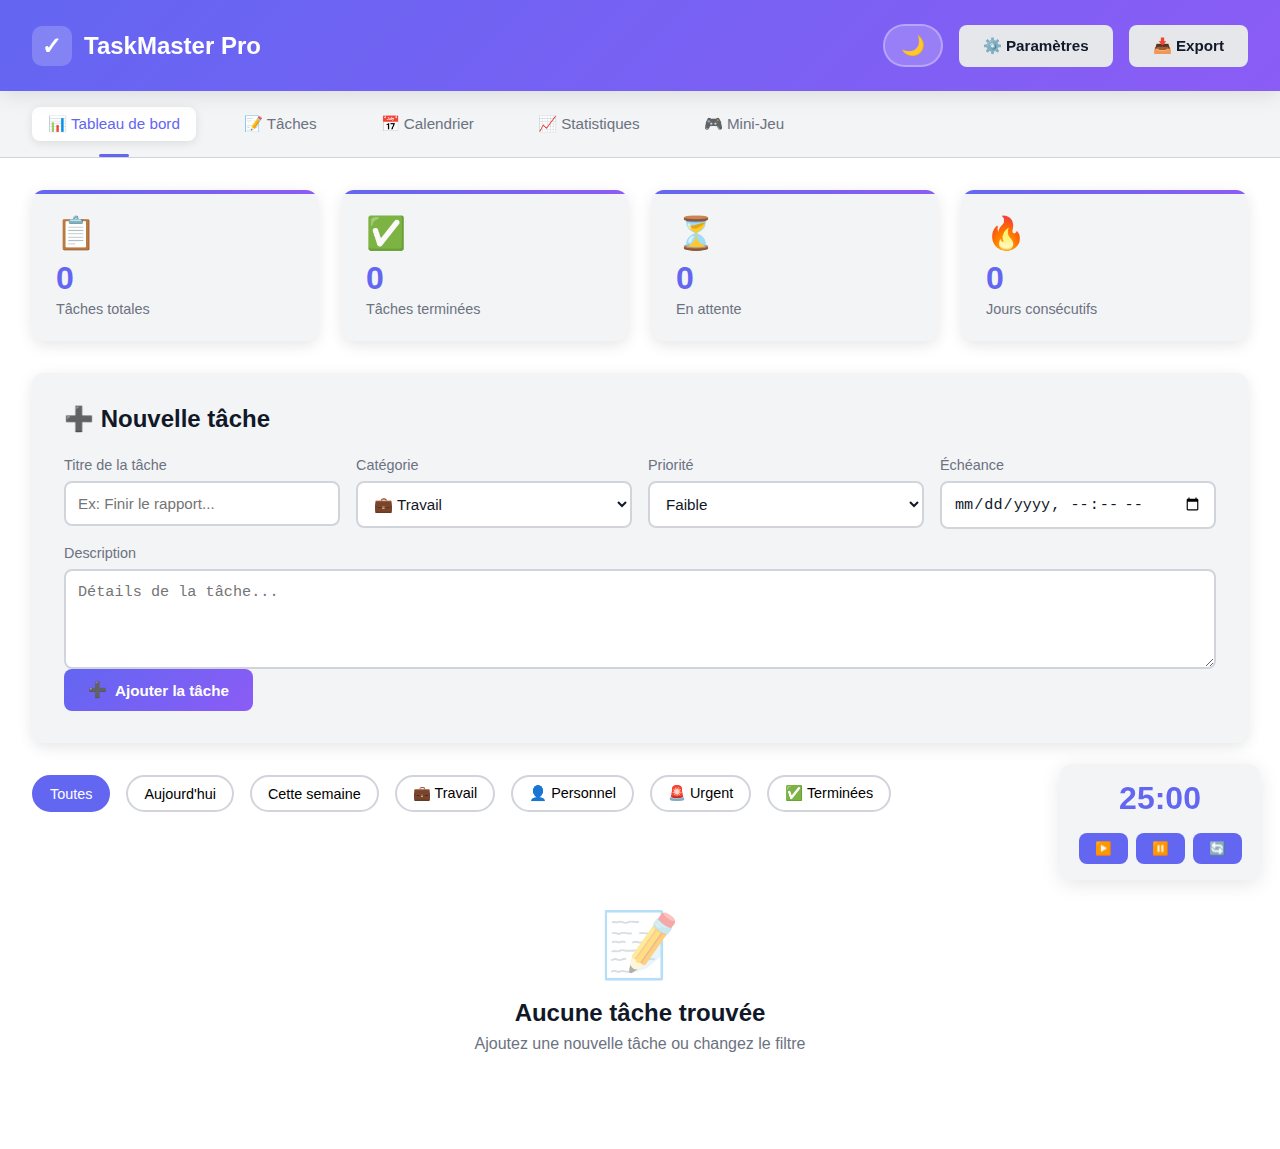
<file: task-manager-app.html>
<!DOCTYPE html>
<html lang="fr">
<head>
    <meta charset="UTF-8">
    <meta name="viewport" content="width=device-width, initial-scale=1.0">
    <title>TaskMaster Pro - Gestion de Tâches Intelligente</title>
    <style>
        :root {
            --primary: #6366f1;
            --primary-dark: #4f46e5;
            --secondary: #8b5cf6;
            --success: #10b981;
            --warning: #f59e0b;
            --danger: #ef4444;
            --bg-primary: #ffffff;
            --bg-secondary: #f3f4f6;
            --bg-tertiary: #e5e7eb;
            --text-primary: #111827;
            --text-secondary: #6b7280;
            --border: #d1d5db;
            --shadow: rgba(0, 0, 0, 0.1);
            --radius: 12px;
            --transition: all 0.3s cubic-bezier(0.4, 0, 0.2, 1);
        }

        [data-theme="dark"] {
            --bg-primary: #0f172a;
            --bg-secondary: #1e293b;
            --bg-tertiary: #334155;
            --text-primary: #f1f5f9;
            --text-secondary: #94a3b8;
            --border: #475569;
            --shadow: rgba(0, 0, 0, 0.3);
        }

        * {
            margin: 0;
            padding: 0;
            box-sizing: border-box;
        }

        body {
            font-family: -apple-system, BlinkMacSystemFont, 'Segoe UI', Roboto, 'Helvetica Neue', Arial, sans-serif;
            background: var(--bg-primary);
            color: var(--text-primary);
            transition: var(--transition);
            min-height: 100vh;
            overflow-x: hidden;
        }

        /* Animations */
        @keyframes slideIn {
            from {
                opacity: 0;
                transform: translateY(-20px);
            }
            to {
                opacity: 1;
                transform: translateY(0);
            }
        }

        @keyframes fadeIn {
            from { opacity: 0; }
            to { opacity: 1; }
        }

        @keyframes pulse {
            0%, 100% { transform: scale(1); }
            50% { transform: scale(1.05); }
        }

        @keyframes slideUp {
            from {
                opacity: 0;
                transform: translateY(30px);
            }
            to {
                opacity: 1;
                transform: translateY(0);
            }
        }

        /* Header */
        header {
            background: linear-gradient(135deg, var(--primary) 0%, var(--secondary) 100%);
            color: white;
            padding: 1.5rem 2rem;
            box-shadow: 0 4px 20px var(--shadow);
            position: sticky;
            top: 0;
            z-index: 1000;
            animation: slideIn 0.5s ease;
        }

        .header-content {
            max-width: 1400px;
            margin: 0 auto;
            display: flex;
            justify-content: space-between;
            align-items: center;
            flex-wrap: wrap;
            gap: 1rem;
        }

        .logo {
            display: flex;
            align-items: center;
            gap: 0.75rem;
            font-size: 1.5rem;
            font-weight: bold;
        }

        .logo-icon {
            width: 40px;
            height: 40px;
            background: rgba(255, 255, 255, 0.2);
            border-radius: 10px;
            display: flex;
            align-items: center;
            justify-content: center;
            font-size: 1.5rem;
        }

        .header-controls {
            display: flex;
            gap: 1rem;
            align-items: center;
        }

        .theme-toggle {
            background: rgba(255, 255, 255, 0.2);
            border: 2px solid rgba(255, 255, 255, 0.3);
            color: white;
            padding: 0.5rem 1rem;
            border-radius: 25px;
            cursor: pointer;
            font-size: 1.2rem;
            transition: var(--transition);
            backdrop-filter: blur(10px);
        }

        .theme-toggle:hover {
            background: rgba(255, 255, 255, 0.3);
            transform: scale(1.05);
        }

        /* Navigation */
        nav {
            background: var(--bg-secondary);
            padding: 1rem 2rem;
            border-bottom: 1px solid var(--border);
            position: sticky;
            top: 80px;
            z-index: 999;
            backdrop-filter: blur(10px);
        }

        .nav-content {
            max-width: 1400px;
            margin: 0 auto;
            display: flex;
            gap: 2rem;
            align-items: center;
            flex-wrap: wrap;
        }

        .nav-item {
            background: transparent;
            border: none;
            color: var(--text-secondary);
            padding: 0.5rem 1rem;
            border-radius: 8px;
            cursor: pointer;
            transition: var(--transition);
            font-size: 0.95rem;
            font-weight: 500;
            position: relative;
        }

        .nav-item:hover {
            color: var(--primary);
            background: var(--bg-primary);
        }

        .nav-item.active {
            color: var(--primary);
            background: var(--bg-primary);
            box-shadow: 0 2px 10px var(--shadow);
        }

        .nav-item.active::after {
            content: '';
            position: absolute;
            bottom: -1rem;
            left: 50%;
            transform: translateX(-50%);
            width: 30px;
            height: 3px;
            background: var(--primary);
            border-radius: 2px;
        }

        /* Main Container */
        .container {
            max-width: 1400px;
            margin: 2rem auto;
            padding: 0 2rem;
            animation: fadeIn 0.5s ease;
        }

        /* Stats Dashboard */
        .stats-grid {
            display: grid;
            grid-template-columns: repeat(auto-fit, minmax(250px, 1fr));
            gap: 1.5rem;
            margin-bottom: 2rem;
            animation: slideUp 0.6s ease;
        }

        .stat-card {
            background: var(--bg-secondary);
            padding: 1.5rem;
            border-radius: var(--radius);
            box-shadow: 0 4px 15px var(--shadow);
            transition: var(--transition);
            position: relative;
            overflow: hidden;
        }

        .stat-card::before {
            content: '';
            position: absolute;
            top: 0;
            left: 0;
            width: 100%;
            height: 4px;
            background: linear-gradient(90deg, var(--primary), var(--secondary));
        }

        .stat-card:hover {
            transform: translateY(-5px);
            box-shadow: 0 8px 25px var(--shadow);
        }

        .stat-icon {
            font-size: 2rem;
            margin-bottom: 0.5rem;
        }

        .stat-value {
            font-size: 2rem;
            font-weight: bold;
            color: var(--primary);
            margin-bottom: 0.25rem;
        }

        .stat-label {
            color: var(--text-secondary);
            font-size: 0.9rem;
        }

        /* Task Input Section */
        .task-input-section {
            background: var(--bg-secondary);
            padding: 2rem;
            border-radius: var(--radius);
            margin-bottom: 2rem;
            box-shadow: 0 4px 15px var(--shadow);
            animation: slideUp 0.7s ease;
        }

        .input-group {
            display: grid;
            grid-template-columns: repeat(auto-fit, minmax(200px, 1fr));
            gap: 1rem;
            margin-bottom: 1rem;
        }

        .form-control {
            display: flex;
            flex-direction: column;
            gap: 0.5rem;
        }

        label {
            font-size: 0.9rem;
            font-weight: 500;
            color: var(--text-secondary);
        }

        input, select, textarea {
            padding: 0.75rem;
            border: 2px solid var(--border);
            border-radius: 8px;
            background: var(--bg-primary);
            color: var(--text-primary);
            font-size: 0.95rem;
            transition: var(--transition);
        }

        input:focus, select:focus, textarea:focus {
            outline: none;
            border-color: var(--primary);
            box-shadow: 0 0 0 3px rgba(99, 102, 241, 0.1);
        }

        textarea {
            resize: vertical;
            min-height: 100px;
        }

        .btn {
            padding: 0.75rem 1.5rem;
            border: none;
            border-radius: 8px;
            font-weight: 600;
            cursor: pointer;
            transition: var(--transition);
            display: inline-flex;
            align-items: center;
            gap: 0.5rem;
            font-size: 0.95rem;
        }

        .btn-primary {
            background: linear-gradient(135deg, var(--primary), var(--secondary));
            color: white;
        }

        .btn-primary:hover {
            transform: translateY(-2px);
            box-shadow: 0 8px 20px rgba(99, 102, 241, 0.3);
        }

        .btn-secondary {
            background: var(--bg-tertiary);
            color: var(--text-primary);
        }

        .btn-secondary:hover {
            background: var(--border);
        }

        /* Filters */
        .filters {
            display: flex;
            gap: 1rem;
            margin-bottom: 2rem;
            flex-wrap: wrap;
            animation: slideUp 0.8s ease;
        }

        .filter-btn {
            padding: 0.5rem 1rem;
            border: 2px solid var(--border);
            background: var(--bg-primary);
            border-radius: 25px;
            cursor: pointer;
            transition: var(--transition);
            font-size: 0.9rem;
        }

        .filter-btn:hover {
            border-color: var(--primary);
            color: var(--primary);
        }

        .filter-btn.active {
            background: var(--primary);
            color: white;
            border-color: var(--primary);
        }

        /* Tasks Container */
        .tasks-container {
            display: grid;
            gap: 1rem;
            animation: slideUp 0.9s ease;
        }

        .task-card {
            background: var(--bg-secondary);
            border-radius: var(--radius);
            padding: 1.5rem;
            box-shadow: 0 2px 10px var(--shadow);
            transition: var(--transition);
            position: relative;
            overflow: hidden;
            animation: fadeIn 0.3s ease;
        }

        .task-card:hover {
            transform: translateX(5px);
            box-shadow: 0 4px 20px var(--shadow);
        }

        .task-card.completed {
            opacity: 0.7;
        }

        .task-card.completed .task-title {
            text-decoration: line-through;
            color: var(--text-secondary);
        }

        .task-priority {
            position: absolute;
            left: 0;
            top: 0;
            bottom: 0;
            width: 4px;
        }

        .task-priority.high { background: var(--danger); }
        .task-priority.medium { background: var(--warning); }
        .task-priority.low { background: var(--success); }

        .task-header {
            display: flex;
            justify-content: space-between;
            align-items: start;
            margin-bottom: 1rem;
        }

        .task-title {
            font-size: 1.1rem;
            font-weight: 600;
            margin-bottom: 0.5rem;
        }

        .task-meta {
            display: flex;
            gap: 1rem;
            flex-wrap: wrap;
            margin-bottom: 1rem;
        }

        .task-badge {
            padding: 0.25rem 0.75rem;
            border-radius: 15px;
            font-size: 0.85rem;
            background: var(--bg-tertiary);
            color: var(--text-secondary);
        }

        .task-actions {
            display: flex;
            gap: 0.5rem;
        }

        .task-btn {
            padding: 0.5rem;
            border: none;
            background: var(--bg-tertiary);
            border-radius: 8px;
            cursor: pointer;
            transition: var(--transition);
            font-size: 1.1rem;
        }

        .task-btn:hover {
            background: var(--primary);
            color: white;
            transform: scale(1.1);
        }

        /* Progress Bar */
        .progress-container {
            margin-top: 1rem;
            background: var(--bg-tertiary);
            border-radius: 20px;
            height: 8px;
            overflow: hidden;
        }

        .progress-bar {
            height: 100%;
            background: linear-gradient(90deg, var(--primary), var(--secondary));
            border-radius: 20px;
            transition: width 0.5s ease;
        }

        /* Mini Game */
        .game-modal {
            display: none;
            position: fixed;
            top: 0;
            left: 0;
            right: 0;
            bottom: 0;
            background: rgba(0, 0, 0, 0.8);
            z-index: 2000;
            align-items: center;
            justify-content: center;
            animation: fadeIn 0.3s ease;
        }

        .game-container {
            background: var(--bg-primary);
            border-radius: var(--radius);
            padding: 2rem;
            max-width: 800px;
            width: 90%;
            max-height: 90vh;
            overflow-y: auto;
            position: relative;
            animation: slideUp 0.3s ease;
        }

        .game-header {
            display: flex;
            justify-content: space-between;
            align-items: center;
            margin-bottom: 1.5rem;
        }

        .game-canvas {
            width: 100%;
            height: 400px;
            background: linear-gradient(180deg, #87CEEB 0%, #98D8E8 100%);
            border-radius: 8px;
            position: relative;
            overflow: hidden;
            cursor: pointer;
        }

        .dino {
            position: absolute;
            bottom: 0;
            left: 50px;
            width: 50px;
            height: 50px;
            background: var(--primary);
            border-radius: 10px;
            transition: bottom 0.2s;
        }

        .dino.jump {
            bottom: 120px;
        }

        .obstacle {
            position: absolute;
            bottom: 0;
            right: -50px;
            width: 30px;
            height: 40px;
            background: var(--danger);
            border-radius: 5px;
            animation: moveObstacle 2s linear;
        }

        @keyframes moveObstacle {
            to {
                right: 100%;
            }
        }

        .game-score {
            position: absolute;
            top: 20px;
            right: 20px;
            font-size: 1.5rem;
            font-weight: bold;
            color: white;
            text-shadow: 2px 2px 4px rgba(0,0,0,0.3);
        }

        .game-over {
            position: absolute;
            top: 50%;
            left: 50%;
            transform: translate(-50%, -50%);
            background: var(--bg-primary);
            padding: 2rem;
            border-radius: var(--radius);
            text-align: center;
            display: none;
            box-shadow: 0 10px 40px var(--shadow);
        }

        .game-over h3 {
            font-size: 2rem;
            margin-bottom: 1rem;
            color: var(--danger);
        }

        /* Notification */
        .notification {
            position: fixed;
            top: 20px;
            right: 20px;
            background: var(--bg-primary);
            padding: 1rem 1.5rem;
            border-radius: var(--radius);
            box-shadow: 0 10px 40px var(--shadow);
            z-index: 3000;
            display: none;
            animation: slideIn 0.3s ease;
            border-left: 4px solid var(--primary);
        }

        .notification.show {
            display: block;
        }

        .notification.success {
            border-left-color: var(--success);
        }

        .notification.error {
            border-left-color: var(--danger);
        }

        /* Pomodoro Timer */
        .pomodoro-widget {
            position: fixed;
            bottom: 20px;
            right: 20px;
            background: var(--bg-secondary);
            padding: 1rem;
            border-radius: var(--radius);
            box-shadow: 0 4px 20px var(--shadow);
            z-index: 1500;
            min-width: 200px;
        }

        .timer-display {
            font-size: 2rem;
            font-weight: bold;
            text-align: center;
            margin-bottom: 1rem;
            color: var(--primary);
        }

        .timer-controls {
            display: flex;
            gap: 0.5rem;
            justify-content: center;
        }

        .timer-btn {
            padding: 0.5rem 1rem;
            border: none;
            background: var(--primary);
            color: white;
            border-radius: 8px;
            cursor: pointer;
            transition: var(--transition);
        }

        .timer-btn:hover {
            background: var(--primary-dark);
        }

        /* Responsive Design */
        @media (max-width: 768px) {
            .header-content {
                flex-direction: column;
                text-align: center;
            }

            .nav-content {
                justify-content: center;
            }

            .stats-grid {
                grid-template-columns: 1fr;
            }

            .input-group {
                grid-template-columns: 1fr;
            }

            .filters {
                justify-content: center;
            }

            .pomodoro-widget {
                bottom: 10px;
                right: 10px;
                left: 10px;
            }
        }

        /* Loading Animation */
        .loader {
            width: 50px;
            height: 50px;
            border: 4px solid var(--border);
            border-top-color: var(--primary);
            border-radius: 50%;
            animation: spin 1s linear infinite;
            margin: 2rem auto;
        }

        @keyframes spin {
            to { transform: rotate(360deg); }
        }

        /* Empty State */
        .empty-state {
            text-align: center;
            padding: 4rem 2rem;
            color: var(--text-secondary);
        }

        .empty-state-icon {
            font-size: 4rem;
            margin-bottom: 1rem;
            opacity: 0.5;
        }

        .empty-state h3 {
            font-size: 1.5rem;
            margin-bottom: 0.5rem;
            color: var(--text-primary);
        }

        /* Drag and Drop */
        .dragging {
            opacity: 0.5;
            cursor: move;
        }

        .drag-over {
            background: var(--bg-tertiary);
            border: 2px dashed var(--primary);
        }

        /* Settings Modal */
        .settings-modal {
            display: none;
            position: fixed;
            top: 0;
            left: 0;
            right: 0;
            bottom: 0;
            background: rgba(0, 0, 0, 0.5);
            z-index: 2000;
            align-items: center;
            justify-content: center;
        }

        .settings-content {
            background: var(--bg-primary);
            border-radius: var(--radius);
            padding: 2rem;
            max-width: 600px;
            width: 90%;
            max-height: 80vh;
            overflow-y: auto;
            animation: slideUp 0.3s ease;
        }

        .settings-header {
            display: flex;
            justify-content: space-between;
            align-items: center;
            margin-bottom: 2rem;
        }

        .settings-section {
            margin-bottom: 2rem;
        }

        .settings-section h3 {
            margin-bottom: 1rem;
            color: var(--text-primary);
        }

        .color-picker {
            display: flex;
            gap: 1rem;
            flex-wrap: wrap;
        }

        .color-option {
            width: 40px;
            height: 40px;
            border-radius: 50%;
            cursor: pointer;
            border: 3px solid transparent;
            transition: var(--transition);
        }

        .color-option:hover,
        .color-option.selected {
            border-color: var(--text-primary);
            transform: scale(1.1);
        }
    </style>
</head>
<body>
    <!-- Header -->
    <header>
        <div class="header-content">
            <div class="logo">
                <div class="logo-icon">✓</div>
                <span>TaskMaster Pro</span>
            </div>
            <div class="header-controls">
                <button class="theme-toggle" id="themeToggle">🌙</button>
                <button class="btn btn-secondary" onclick="openSettings()">⚙️ Paramètres</button>
                <button class="btn btn-secondary" onclick="exportTasks()">📥 Export</button>
            </div>
        </div>
    </header>

    <!-- Navigation -->
    <nav>
        <div class="nav-content">
            <button class="nav-item active" data-view="dashboard">📊 Tableau de bord</button>
            <button class="nav-item" data-view="tasks">📝 Tâches</button>
            <button class="nav-item" data-view="calendar">📅 Calendrier</button>
            <button class="nav-item" data-view="stats">📈 Statistiques</button>
            <button class="nav-item" onclick="openGame()">🎮 Mini-Jeu</button>
        </div>
    </nav>

    <!-- Main Container -->
    <div class="container">
        <!-- Stats Dashboard -->
        <div class="stats-grid">
            <div class="stat-card">
                <div class="stat-icon">📋</div>
                <div class="stat-value" id="totalTasks">0</div>
                <div class="stat-label">Tâches totales</div>
            </div>
            <div class="stat-card">
                <div class="stat-icon">✅</div>
                <div class="stat-value" id="completedTasks">0</div>
                <div class="stat-label">Tâches terminées</div>
            </div>
            <div class="stat-card">
                <div class="stat-icon">⏳</div>
                <div class="stat-value" id="pendingTasks">0</div>
                <div class="stat-label">En attente</div>
            </div>
            <div class="stat-card">
                <div class="stat-icon">🔥</div>
                <div class="stat-value" id="streakDays">0</div>
                <div class="stat-label">Jours consécutifs</div>
            </div>
        </div>

        <!-- Task Input Section -->
        <div class="task-input-section">
            <h2 style="margin-bottom: 1.5rem;">➕ Nouvelle tâche</h2>
            <div class="input-group">
                <div class="form-control">
                    <label for="taskTitle">Titre de la tâche</label>
                    <input type="text" id="taskTitle" placeholder="Ex: Finir le rapport...">
                </div>
                <div class="form-control">
                    <label for="taskCategory">Catégorie</label>
                    <select id="taskCategory">
                        <option value="work">💼 Travail</option>
                        <option value="personal">👤 Personnel</option>
                        <option value="urgent">🚨 Urgent</option>
                        <option value="shopping">🛒 Courses</option>
                        <option value="health">💪 Santé</option>
                    </select>
                </div>
                <div class="form-control">
                    <label for="taskPriority">Priorité</label>
                    <select id="taskPriority">
                        <option value="low">Faible</option>
                        <option value="medium">Moyenne</option>
                        <option value="high">Haute</option>
                    </select>
                </div>
                <div class="form-control">
                    <label for="taskDeadline">Échéance</label>
                    <input type="datetime-local" id="taskDeadline">
                </div>
            </div>
            <div class="form-control">
                <label for="taskDescription">Description</label>
                <textarea id="taskDescription" placeholder="Détails de la tâche..."></textarea>
            </div>
            <button class="btn btn-primary" onclick="addTask()">
                <span>➕</span>
                <span>Ajouter la tâche</span>
            </button>
        </div>

        <!-- Filters -->
        <div class="filters">
            <button class="filter-btn active" data-filter="all">Toutes</button>
            <button class="filter-btn" data-filter="today">Aujourd'hui</button>
            <button class="filter-btn" data-filter="week">Cette semaine</button>
            <button class="filter-btn" data-filter="work">💼 Travail</button>
            <button class="filter-btn" data-filter="personal">👤 Personnel</button>
            <button class="filter-btn" data-filter="urgent">🚨 Urgent</button>
            <button class="filter-btn" data-filter="completed">✅ Terminées</button>
        </div>

        <!-- Tasks Container -->
        <div class="tasks-container" id="tasksContainer">
            <div class="empty-state">
                <div class="empty-state-icon">📝</div>
                <h3>Aucune tâche pour le moment</h3>
                <p>Commencez par ajouter votre première tâche!</p>
            </div>
        </div>
    </div>

    <!-- Pomodoro Timer Widget -->
    <div class="pomodoro-widget">
        <div class="timer-display" id="timerDisplay">25:00</div>
        <div class="timer-controls">
            <button class="timer-btn" onclick="startTimer()">▶️</button>
            <button class="timer-btn" onclick="pauseTimer()">⏸️</button>
            <button class="timer-btn" onclick="resetTimer()">🔄</button>
        </div>
    </div>

    <!-- Game Modal -->
    <div class="game-modal" id="gameModal">
        <div class="game-container">
            <div class="game-header">
                <h2>🎮 Dino Jump Challenge</h2>
                <button class="btn btn-secondary" onclick="closeGame()">✖️ Fermer</button>
            </div>
            <div class="game-canvas" id="gameCanvas">
                <div class="dino" id="dino"></div>
                <div class="game-score">Score: <span id="gameScore">0</span></div>
                <div class="game-over" id="gameOver">
                    <h3>Game Over!</h3>
                    <p>Score final: <span id="finalScore">0</span></p>
                    <button class="btn btn-primary" onclick="restartGame()">Rejouer</button>
                </div>
            </div>
            <p style="margin-top: 1rem; text-align: center; color: var(--text-secondary);">
                Cliquez ou appuyez sur Espace pour sauter!
            </p>
        </div>
    </div>

    <!-- Settings Modal -->
    <div class="settings-modal" id="settingsModal">
        <div class="settings-content">
            <div class="settings-header">
                <h2>⚙️ Paramètres</h2>
                <button class="btn btn-secondary" onclick="closeSettings()">✖️</button>
            </div>
            
            <div class="settings-section">
                <h3>🎨 Couleur d'accent</h3>
                <div class="color-picker">
                    <div class="color-option" style="background: #6366f1" data-color="#6366f1"></div>
                    <div class="color-option" style="background: #ec4899" data-color="#ec4899"></div>
                    <div class="color-option" style="background: #10b981" data-color="#10b981"></div>
                    <div class="color-option" style="background: #f59e0b" data-color="#f59e0b"></div>
                    <div class="color-option" style="background: #ef4444" data-color="#ef4444"></div>
                    <div class="color-option" style="background: #8b5cf6" data-color="#8b5cf6"></div>
                </div>
            </div>
            
            <div class="settings-section">
                <h3>🔔 Notifications</h3>
                <label style="display: flex; align-items: center; gap: 1rem; margin-bottom: 1rem;">
                    <input type="checkbox" id="enableNotifications" checked>
                    <span>Activer les notifications</span>
                </label>
                <label style="display: flex; align-items: center; gap: 1rem;">
                    <input type="checkbox" id="enableSound" checked>
                    <span>Activer les sons</span>
                </label>
            </div>
            
            <div class="settings-section">
                <h3>💾 Données</h3>
                <button class="btn btn-secondary" onclick="importTasks()" style="margin-right: 1rem;">📤 Importer</button>
                <button class="btn btn-primary" onclick="exportTasks()">📥 Exporter</button>
                <button class="btn btn-secondary" onclick="clearAllTasks()" style="margin-left: 1rem; background: var(--danger); color: white;">🗑️ Tout effacer</button>
            </div>
        </div>
    </div>

    <!-- Notification -->
    <div class="notification" id="notification">
        <span id="notificationText"></span>
    </div>

    <script>
        // Application State
        let tasks = [];
        let currentFilter = 'all';
        let gameRunning = false;
        let gameScore = 0;
        let timerInterval = null;
        let timerSeconds = 1500; // 25 minutes
        let isDarkMode = false;

        // Initialize Application
        document.addEventListener('DOMContentLoaded', () => {
            loadTasks();
            updateStats();
            renderTasks();
            initializeEventListeners();
            checkTheme();
            requestNotificationPermission();
        });

        // Event Listeners
        function initializeEventListeners() {
            // Theme Toggle
            document.getElementById('themeToggle').addEventListener('click', toggleTheme);
            
            // Navigation
            document.querySelectorAll('.nav-item').forEach(item => {
                item.addEventListener('click', function() {
                    document.querySelectorAll('.nav-item').forEach(i => i.classList.remove('active'));
                    this.classList.add('active');
                });
            });
            
            // Filters
            document.querySelectorAll('.filter-btn').forEach(btn => {
                btn.addEventListener('click', function() {
                    document.querySelectorAll('.filter-btn').forEach(b => b.classList.remove('active'));
                    this.classList.add('active');
                    currentFilter = this.dataset.filter;
                    renderTasks();
                });
            });
            
            // Color Picker
            document.querySelectorAll('.color-option').forEach(option => {
                option.addEventListener('click', function() {
                    document.querySelectorAll('.color-option').forEach(o => o.classList.remove('selected'));
                    this.classList.add('selected');
                    document.documentElement.style.setProperty('--primary', this.dataset.color);
                    localStorage.setItem('accentColor', this.dataset.color);
                });
            });
            
            // Game Controls
            document.getElementById('gameCanvas').addEventListener('click', jump);
            document.addEventListener('keydown', (e) => {
                if (e.code === 'Space' && gameRunning) {
                    e.preventDefault();
                    jump();
                }
            });
            
            // Auto-save
            setInterval(saveTasks, 30000); // Save every 30 seconds
        }

        // Theme Management
        function toggleTheme() {
            isDarkMode = !isDarkMode;
            document.documentElement.setAttribute('data-theme', isDarkMode ? 'dark' : 'light');
            document.getElementById('themeToggle').textContent = isDarkMode ? '☀️' : '🌙';
            localStorage.setItem('theme', isDarkMode ? 'dark' : 'light');
        }

        function checkTheme() {
            const savedTheme = localStorage.getItem('theme');
            const savedColor = localStorage.getItem('accentColor');
            
            if (savedTheme === 'dark') {
                isDarkMode = true;
                document.documentElement.setAttribute('data-theme', 'dark');
                document.getElementById('themeToggle').textContent = '☀️';
            }
            
            if (savedColor) {
                document.documentElement.style.setProperty('--primary', savedColor);
                document.querySelector(`.color-option[data-color="${savedColor}"]`)?.classList.add('selected');
            }
        }

        // Task Management
        function addTask() {
            const title = document.getElementById('taskTitle').value.trim();
            const category = document.getElementById('taskCategory').value;
            const priority = document.getElementById('taskPriority').value;
            const deadline = document.getElementById('taskDeadline').value;
            const description = document.getElementById('taskDescription').value.trim();
            
            if (!title) {
                showNotification('Veuillez entrer un titre pour la tâche', 'error');
                return;
            }
            
            const task = {
                id: Date.now(),
                title,
                category,
                priority,
                deadline,
                description,
                completed: false,
                createdAt: new Date().toISOString(),
                subtasks: []
            };
            
            tasks.unshift(task);
            saveTasks();
            renderTasks();
            updateStats();
            clearForm();
            showNotification('Tâche ajoutée avec succès!', 'success');
            
            // Schedule notification if deadline is set
            if (deadline) {
                scheduleNotification(task);
            }
        }

        function deleteTask(id) {
            if (confirm('Êtes-vous sûr de vouloir supprimer cette tâche?')) {
                tasks = tasks.filter(task => task.id !== id);
                saveTasks();
                renderTasks();
                updateStats();
                showNotification('Tâche supprimée', 'success');
            }
        }

        function toggleTask(id) {
            const task = tasks.find(t => t.id === id);
            if (task) {
                task.completed = !task.completed;
                if (task.completed) {
                    task.completedAt = new Date().toISOString();
                    celebrate();
                }
                saveTasks();
                renderTasks();
                updateStats();
            }
        }

        function editTask(id) {
            const task = tasks.find(t => t.id === id);
            if (task) {
                document.getElementById('taskTitle').value = task.title;
                document.getElementById('taskCategory').value = task.category;
                document.getElementById('taskPriority').value = task.priority;
                document.getElementById('taskDeadline').value = task.deadline;
                document.getElementById('taskDescription').value = task.description;
                deleteTask(id);
            }
        }

        // Render Tasks
        function renderTasks() {
            const container = document.getElementById('tasksContainer');
            const filteredTasks = filterTasks();
            
            if (filteredTasks.length === 0) {
                container.innerHTML = `
                    <div class="empty-state">
                        <div class="empty-state-icon">📝</div>
                        <h3>Aucune tâche trouvée</h3>
                        <p>Ajoutez une nouvelle tâche ou changez le filtre</p>
                    </div>
                `;
                return;
            }
            
            container.innerHTML = filteredTasks.map(task => `
                <div class="task-card ${task.completed ? 'completed' : ''}" draggable="true" data-id="${task.id}">
                    <div class="task-priority ${task.priority}"></div>
                    <div class="task-header">
                        <div>
                            <h3 class="task-title">${escapeHtml(task.title)}</h3>
                            <div class="task-meta">
                                <span class="task-badge">${getCategoryIcon(task.category)} ${getCategoryName(task.category)}</span>
                                <span class="task-badge">⚡ ${getPriorityName(task.priority)}</span>
                                ${task.deadline ? `<span class="task-badge">📅 ${formatDate(task.deadline)}</span>` : ''}
                            </div>
                            ${task.description ? `<p style="margin-top: 0.5rem; color: var(--text-secondary);">${escapeHtml(task.description)}</p>` : ''}
                        </div>
                        <div class="task-actions">
                            <button class="task-btn" onclick="toggleTask(${task.id})" title="Marquer comme ${task.completed ? 'non terminée' : 'terminée'}">
                                ${task.completed ? '↩️' : '✓'}
                            </button>
                            <button class="task-btn" onclick="editTask(${task.id})" title="Modifier">✏️</button>
                            <button class="task-btn" onclick="deleteTask(${task.id})" title="Supprimer">🗑️</button>
                        </div>
                    </div>
                    ${task.subtasks && task.subtasks.length > 0 ? renderSubtasks(task.subtasks) : ''}
                </div>
            `).join('');
            
            // Initialize drag and drop
            initializeDragAndDrop();
        }

        function renderSubtasks(subtasks) {
            return `
                <div class="subtasks" style="margin-top: 1rem;">
                    ${subtasks.map(subtask => `
                        <label style="display: flex; align-items: center; gap: 0.5rem; margin-bottom: 0.5rem;">
                            <input type="checkbox" ${subtask.completed ? 'checked' : ''}>
                            <span style="${subtask.completed ? 'text-decoration: line-through;' : ''}">${escapeHtml(subtask.title)}</span>
                        </label>
                    `).join('')}
                </div>
            `;
        }

        // Filter Tasks
        function filterTasks() {
            let filtered = [...tasks];
            
            switch(currentFilter) {
                case 'today':
                    filtered = filtered.filter(task => {
                        if (!task.deadline) return false;
                        const deadline = new Date(task.deadline);
                        const today = new Date();
                        return deadline.toDateString() === today.toDateString();
                    });
                    break;
                case 'week':
                    filtered = filtered.filter(task => {
                        if (!task.deadline) return false;
                        const deadline = new Date(task.deadline);
                        const today = new Date();
                        const weekFromNow = new Date(today.getTime() + 7 * 24 * 60 * 60 * 1000);
                        return deadline <= weekFromNow;
                    });
                    break;
                case 'completed':
                    filtered = filtered.filter(task => task.completed);
                    break;
                case 'work':
                case 'personal':
                case 'urgent':
                    filtered = filtered.filter(task => task.category === currentFilter);
                    break;
            }
            
            return filtered.sort((a, b) => {
                if (a.completed !== b.completed) return a.completed ? 1 : -1;
                if (a.priority !== b.priority) {
                    const priorityOrder = { high: 0, medium: 1, low: 2 };
                    return priorityOrder[a.priority] - priorityOrder[b.priority];
                }
                return new Date(b.createdAt) - new Date(a.createdAt);
            });
        }

        // Statistics
        function updateStats() {
            const total = tasks.length;
            const completed = tasks.filter(t => t.completed).length;
            const pending = total - completed;
            const streak = calculateStreak();
            
            document.getElementById('totalTasks').textContent = total;
            document.getElementById('completedTasks').textContent = completed;
            document.getElementById('pendingTasks').textContent = pending;
            document.getElementById('streakDays').textContent = streak;
            
            // Update progress if exists
            const progress = completed > 0 ? (completed / total) * 100 : 0;
            document.querySelectorAll('.progress-bar').forEach(bar => {
                bar.style.width = `${progress}%`;
            });
        }

        function calculateStreak() {
            // Simple streak calculation
            const today = new Date().toDateString();
            const todayCompleted = tasks.some(t => 
                t.completed && new Date(t.completedAt).toDateString() === today
            );
            return todayCompleted ? 1 : 0;
        }

        // Storage
        function saveTasks() {
            localStorage.setItem('tasks', JSON.stringify(tasks));
        }

        function loadTasks() {
            const saved = localStorage.getItem('tasks');
            if (saved) {
                tasks = JSON.parse(saved);
            }
        }

        function exportTasks() {
            const dataStr = JSON.stringify(tasks, null, 2);
            const dataUri = 'data:application/json;charset=utf-8,'+ encodeURIComponent(dataStr);
            
            const exportFileDefaultName = `tasks_${new Date().toISOString().split('T')[0]}.json`;
            
            const linkElement = document.createElement('a');
            linkElement.setAttribute('href', dataUri);
            linkElement.setAttribute('download', exportFileDefaultName);
            linkElement.click();
            
            showNotification('Tâches exportées avec succès!', 'success');
        }

        function importTasks() {
            const input = document.createElement('input');
            input.type = 'file';
            input.accept = '.json';
            
            input.onchange = e => {
                const file = e.target.files[0];
                const reader = new FileReader();
                
                reader.onload = event => {
                    try {
                        const imported = JSON.parse(event.target.result);
                        tasks = [...tasks, ...imported];
                        saveTasks();
                        renderTasks();
                        updateStats();
                        showNotification('Tâches importées avec succès!', 'success');
                    } catch (error) {
                        showNotification('Erreur lors de l\'importation', 'error');
                    }
                };
                
                reader.readAsText(file);
            };
            
            input.click();
        }

        function clearAllTasks() {
            if (confirm('Êtes-vous sûr de vouloir supprimer toutes les tâches? Cette action est irréversible.')) {
                tasks = [];
                saveTasks();
                renderTasks();
                updateStats();
                showNotification('Toutes les tâches ont été supprimées', 'success');
            }
        }

        // Mini Game
        let obstacleInterval;
        let jumpTimeout;
        
        function openGame() {
            document.getElementById('gameModal').style.display = 'flex';
            resetGame();
        }
        
        function closeGame() {
            document.getElementById('gameModal').style.display = 'none';
            gameRunning = false;
            clearInterval(obstacleInterval);
        }
        
        function startGame() {
            gameRunning = true;
            gameScore = 0;
            document.getElementById('gameScore').textContent = gameScore;
            document.getElementById('gameOver').style.display = 'none';
            
            obstacleInterval = setInterval(() => {
                if (gameRunning) {
                    createObstacle();
                    gameScore += 10;
                    document.getElementById('gameScore').textContent = gameScore;
                }
            }, 2000);
        }
        
        function createObstacle() {
            const canvas = document.getElementById('gameCanvas');
            const obstacle = document.createElement('div');
            obstacle.className = 'obstacle';
            canvas.appendChild(obstacle);
            
            // Check collision
            const checkCollision = setInterval(() => {
                const dino = document.getElementById('dino');
                const dinoRect = dino.getBoundingClientRect();
                const obstacleRect = obstacle.getBoundingClientRect();
                
                if (obstacleRect.left < dinoRect.right && 
                    obstacleRect.right > dinoRect.left &&
                    obstacleRect.bottom > dinoRect.top &&
                    obstacleRect.top < dinoRect.bottom) {
                    endGame();
                    clearInterval(checkCollision);
                }
                
                if (obstacleRect.right < 0) {
                    obstacle.remove();
                    clearInterval(checkCollision);
                }
            }, 10);
        }
        
        function jump() {
            if (!gameRunning && !document.getElementById('gameOver').style.display) {
                startGame();
                return;
            }
            
            const dino = document.getElementById('dino');
            if (!dino.classList.contains('jump')) {
                dino.classList.add('jump');
                clearTimeout(jumpTimeout);
                jumpTimeout = setTimeout(() => {
                    dino.classList.remove('jump');
                }, 500);
            }
        }
        
        function endGame() {
            gameRunning = false;
            clearInterval(obstacleInterval);
            document.getElementById('finalScore').textContent = gameScore;
            document.getElementById('gameOver').style.display = 'block';
            
            // Save high score
            const highScore = localStorage.getItem('highScore') || 0;
            if (gameScore > highScore) {
                localStorage.setItem('highScore', gameScore);
                showNotification(`Nouveau record! Score: ${gameScore}`, 'success');
            }
        }
        
        function resetGame() {
            gameRunning = false;
            gameScore = 0;
            clearInterval(obstacleInterval);
            document.getElementById('gameScore').textContent = '0';
            document.getElementById('gameOver').style.display = 'none';
            document.querySelectorAll('.obstacle').forEach(o => o.remove());
        }
        
        function restartGame() {
            resetGame();
            startGame();
        }

        // Pomodoro Timer
        function startTimer() {
            if (!timerInterval) {
                timerInterval = setInterval(() => {
                    timerSeconds--;
                    updateTimerDisplay();
                    
                    if (timerSeconds <= 0) {
                        pauseTimer();
                        showNotification('Pomodoro terminé! Prenez une pause.', 'success');
                        playSound();
                    }
                }, 1000);
            }
        }
        
        function pauseTimer() {
            clearInterval(timerInterval);
            timerInterval = null;
        }
        
        function resetTimer() {
            pauseTimer();
            timerSeconds = 1500; // 25 minutes
            updateTimerDisplay();
        }
        
        function updateTimerDisplay() {
            const minutes = Math.floor(timerSeconds / 60);
            const seconds = timerSeconds % 60;
            document.getElementById('timerDisplay').textContent = 
                `${minutes.toString().padStart(2, '0')}:${seconds.toString().padStart(2, '0')}`;
        }

        // Settings
        function openSettings() {
            document.getElementById('settingsModal').style.display = 'flex';
        }
        
        function closeSettings() {
            document.getElementById('settingsModal').style.display = 'none';
        }

        // Notifications
        function showNotification(message, type = 'info') {
            const notification = document.getElementById('notification');
            const notificationText = document.getElementById('notificationText');
            
            notificationText.textContent = message;
            notification.className = `notification show ${type}`;
            
            setTimeout(() => {
                notification.classList.remove('show');
            }, 3000);
        }
        
        function requestNotificationPermission() {
            if ('Notification' in window && Notification.permission === 'default') {
                Notification.requestPermission();
            }
        }
        
        function scheduleNotification(task) {
            if (!task.deadline) return;
            
            const deadline = new Date(task.deadline);
            const now = new Date();
            const timeDiff = deadline - now;
            
            if (timeDiff > 0) {
                setTimeout(() => {
                    if (document.getElementById('enableNotifications')?.checked && 
                        'Notification' in window && 
                        Notification.permission === 'granted') {
                        new Notification('TaskMaster Pro', {
                            body: `Rappel: ${task.title}`,
                            icon: '✓',
                            badge: '✓'
                        });
                    }
                    showNotification(`Rappel: ${task.title}`, 'warning');
                }, timeDiff);
            }
        }

        // Utility Functions
        function escapeHtml(text) {
            const map = {
                '&': '&amp;',
                '<': '&lt;',
                '>': '&gt;',
                '"': '&quot;',
                "'": '&#039;'
            };
            return text.replace(/[&<>"']/g, m => map[m]);
        }
        
        function formatDate(dateString) {
            const date = new Date(dateString);
            const options = { day: '2-digit', month: 'short', hour: '2-digit', minute: '2-digit' };
            return date.toLocaleDateString('fr-FR', options);
        }
        
        function getCategoryIcon(category) {
            const icons = {
                work: '💼',
                personal: '👤',
                urgent: '🚨',
                shopping: '🛒',
                health: '💪'
            };
            return icons[category] || '📌';
        }
        
        function getCategoryName(category) {
            const names = {
                work: 'Travail',
                personal: 'Personnel',
                urgent: 'Urgent',
                shopping: 'Courses',
                health: 'Santé'
            };
            return names[category] || category;
        }
        
        function getPriorityName(priority) {
            const names = {
                low: 'Faible',
                medium: 'Moyenne',
                high: 'Haute'
            };
            return names[priority] || priority;
        }
        
        function clearForm() {
            document.getElementById('taskTitle').value = '';
            document.getElementById('taskDescription').value = '';
            document.getElementById('taskDeadline').value = '';
            document.getElementById('taskCategory').value = 'work';
            document.getElementById('taskPriority').value = 'medium';
        }
        
        function celebrate() {
            // Simple celebration animation
            const colors = ['#6366f1', '#8b5cf6', '#10b981', '#f59e0b'];
            const confetti = [];
            
            for (let i = 0; i < 20; i++) {
                const particle = document.createElement('div');
                particle.style.position = 'fixed';
                particle.style.width = '10px';
                particle.style.height = '10px';
                particle.style.background = colors[Math.floor(Math.random() * colors.length)];
                particle.style.left = Math.random() * window.innerWidth + 'px';
                particle.style.top = '-20px';
                particle.style.borderRadius = '50%';
                particle.style.zIndex = '9999';
                particle.style.pointerEvents = 'none';
                document.body.appendChild(particle);
                confetti.push(particle);
                
                // Animate
                let pos = -20;
                const gravity = 0.5;
                let velocity = Math.random() * 3 + 2;
                
                const animate = () => {
                    velocity += gravity;
                    pos += velocity;
                    particle.style.top = pos + 'px';
                    particle.style.transform = `rotate(${pos * 2}deg)`;
                    
                    if (pos < window.innerHeight) {
                        requestAnimationFrame(animate);
                    } else {
                        particle.remove();
                    }
                };
                
                requestAnimationFrame(animate);
            }
        }
        
        function playSound() {
            if (document.getElementById('enableSound')?.checked) {
                // Create a simple beep sound
                const audioContext = new (window.AudioContext || window.webkitAudioContext)();
                const oscillator = audioContext.createOscillator();
                const gainNode = audioContext.createGain();
                
                oscillator.connect(gainNode);
                gainNode.connect(audioContext.destination);
                
                oscillator.frequency.value = 800;
                oscillator.type = 'sine';
                
                gainNode.gain.setValueAtTime(0.3, audioContext.currentTime);
                gainNode.gain.exponentialRampToValueAtTime(0.01, audioContext.currentTime + 0.5);
                
                oscillator.start(audioContext.currentTime);
                oscillator.stop(audioContext.currentTime + 0.5);
            }
        }
        
        // Drag and Drop
        function initializeDragAndDrop() {
            const cards = document.querySelectorAll('.task-card');
            
            cards.forEach(card => {
                card.addEventListener('dragstart', handleDragStart);
                card.addEventListener('dragover', handleDragOver);
                card.addEventListener('drop', handleDrop);
                card.addEventListener('dragend', handleDragEnd);
            });
        }
        
        let draggedElement = null;
        
        function handleDragStart(e) {
            draggedElement = this;
            this.classList.add('dragging');
            e.dataTransfer.effectAllowed = 'move';
            e.dataTransfer.setData('text/html', this.innerHTML);
        }
        
        function handleDragOver(e) {
            if (e.preventDefault) {
                e.preventDefault();
            }
            e.dataTransfer.dropEffect = 'move';
            
            const afterElement = getDragAfterElement(e.currentTarget, e.clientY);
            const dragging = document.querySelector('.dragging');
            
            if (afterElement == null) {
                e.currentTarget.appendChild(dragging);
            } else {
                e.currentTarget.insertBefore(dragging, afterElement);
            }
            
            return false;
        }
        
        function handleDrop(e) {
            if (e.stopPropagation) {
                e.stopPropagation();
            }
            
            if (draggedElement !== this) {
                // Reorder tasks array
                const draggedId = parseInt(draggedElement.dataset.id);
                const targetId = parseInt(this.dataset.id);
                
                const draggedIndex = tasks.findIndex(t => t.id === draggedId);
                const targetIndex = tasks.findIndex(t => t.id === targetId);
                
                if (draggedIndex !== -1 && targetIndex !== -1) {
                    const [removed] = tasks.splice(draggedIndex, 1);
                    tasks.splice(targetIndex, 0, removed);
                    saveTasks();
                }
            }
            
            return false;
        }
        
        function handleDragEnd(e) {
            document.querySelectorAll('.task-card').forEach(card => {
                card.classList.remove('dragging');
                card.classList.remove('drag-over');
            });
        }
        
        function getDragAfterElement(container, y) {
            const draggableElements = [...container.querySelectorAll('.task-card:not(.dragging)')];
            
            return draggableElements.reduce((closest, child) => {
                const box = child.getBoundingClientRect();
                const offset = y - box.top - box.height / 2;
                
                if (offset < 0 && offset > closest.offset) {
                    return { offset: offset, element: child };
                } else {
                    return closest;
                }
            }, { offset: Number.NEGATIVE_INFINITY }).element;
        }
        
        // Keyboard Shortcuts
        document.addEventListener('keydown', (e) => {
            // Ctrl/Cmd + N: New task
            if ((e.ctrlKey || e.metaKey) && e.key === 'n') {
                e.preventDefault();
                document.getElementById('taskTitle').focus();
            }
            
            // Ctrl/Cmd + E: Export
            if ((e.ctrlKey || e.metaKey) && e.key === 'e') {
                e.preventDefault();
                exportTasks();
            }
            
            // Ctrl/Cmd + D: Toggle dark mode
            if ((e.ctrlKey || e.metaKey) && e.key === 'd') {
                e.preventDefault();
                toggleTheme();
            }
            
            // Escape: Close modals
            if (e.key === 'Escape') {
                closeGame();
                closeSettings();
            }
        });

        // PWA Support
        if ('serviceWorker' in navigator) {
            window.addEventListener('load', () => {
                navigator.serviceWorker.register('/sw.js').catch(() => {
                    // Service worker registration failed
                });
            });
        }

        // Performance optimization: Debounce function
        function debounce(func, wait) {
            let timeout;
            return function executedFunction(...args) {
                const later = () => {
                    clearTimeout(timeout);
                    func(...args);
                };
                clearTimeout(timeout);
                timeout = setTimeout(later, wait);
            };
        }

        // Optimize search/filter with debounce
        const optimizedRenderTasks = debounce(renderTasks, 300);

        // Auto-save with debounce
        const autoSave = debounce(saveTasks, 1000);
    </script>
</body>
</html>
</file>
